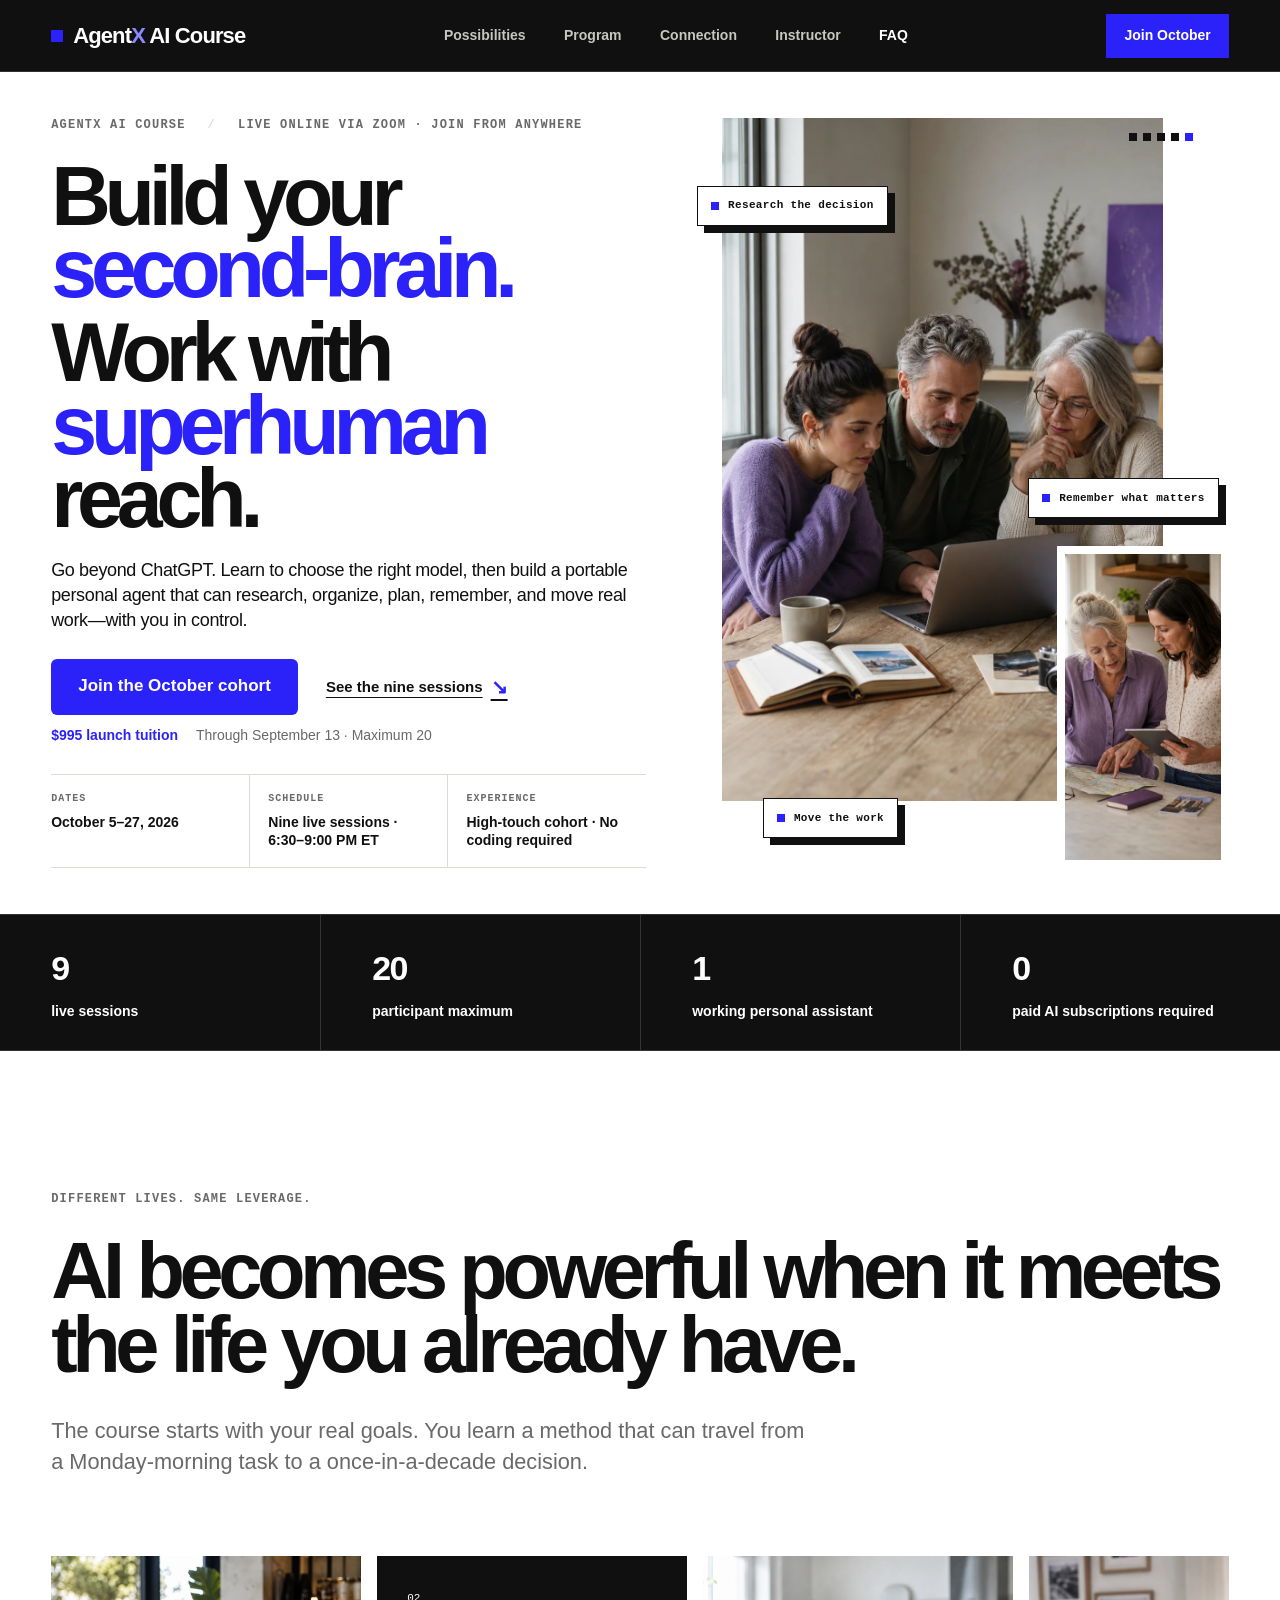
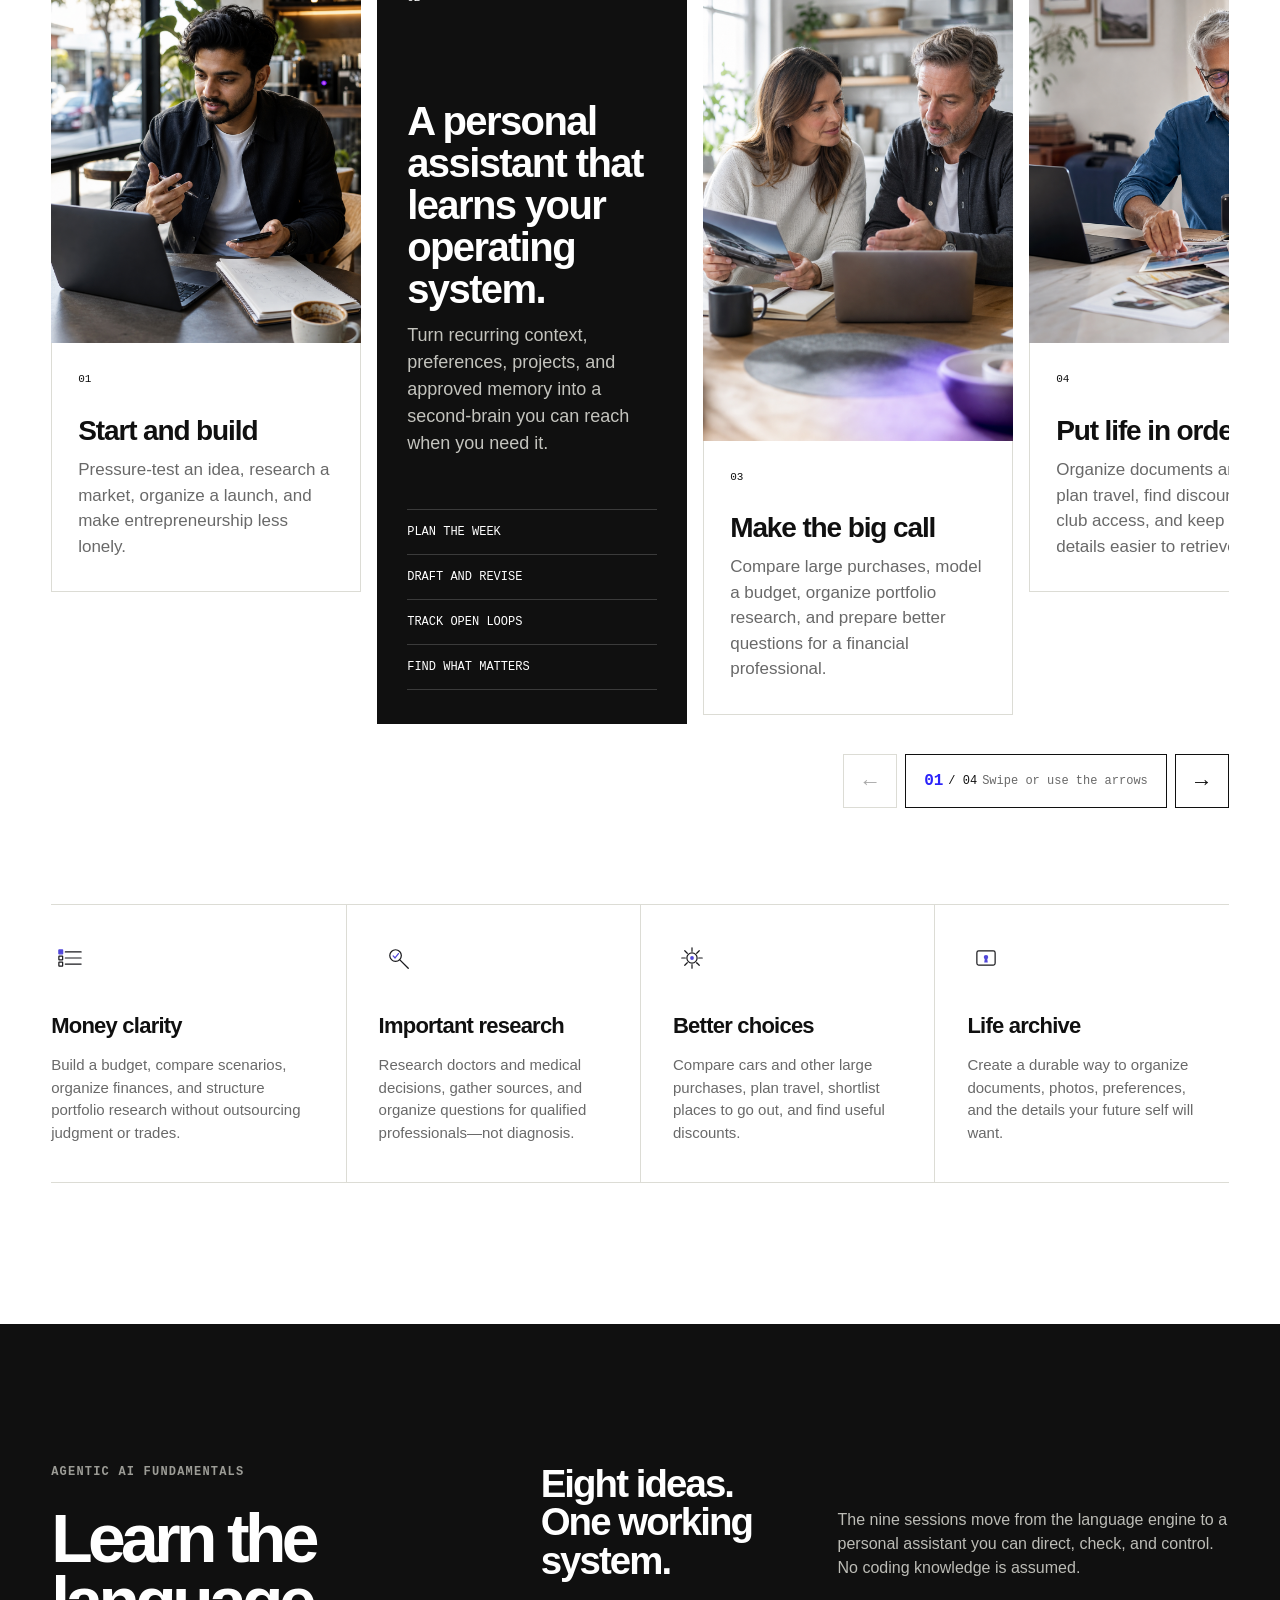
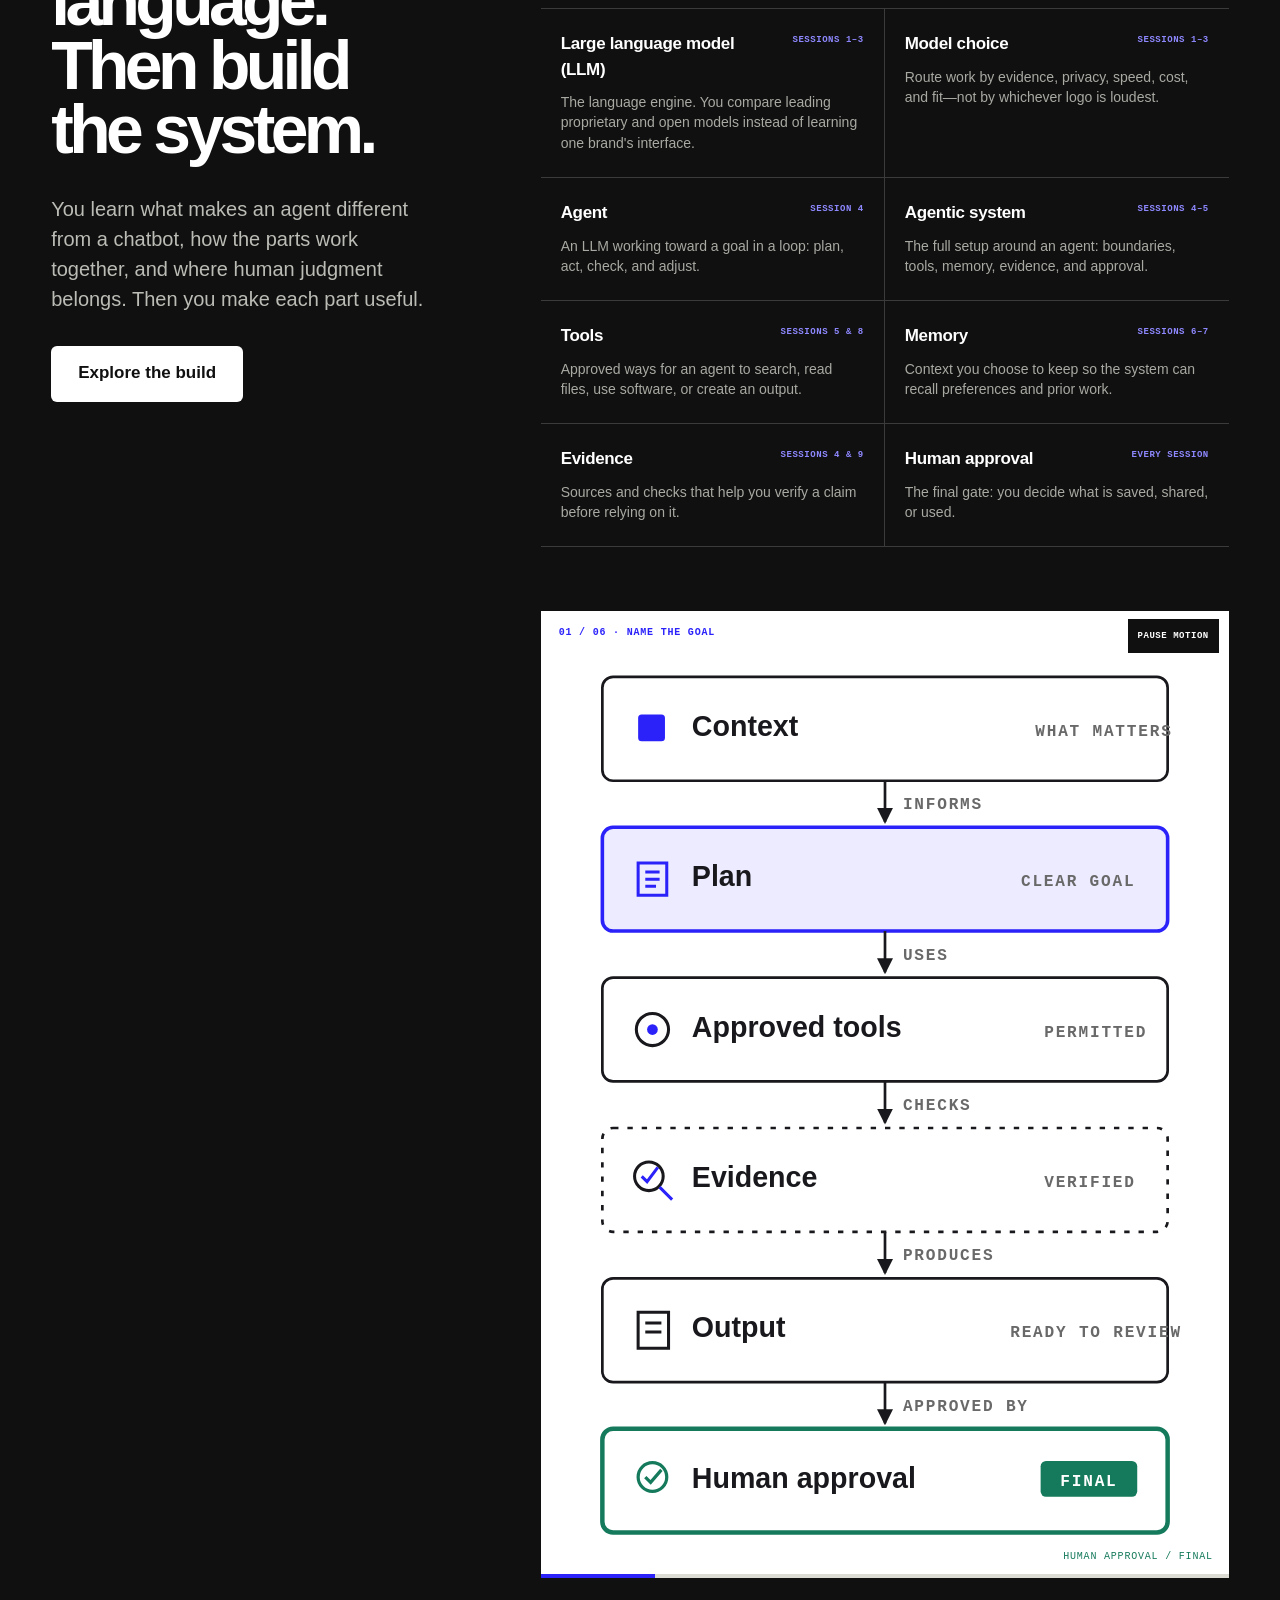
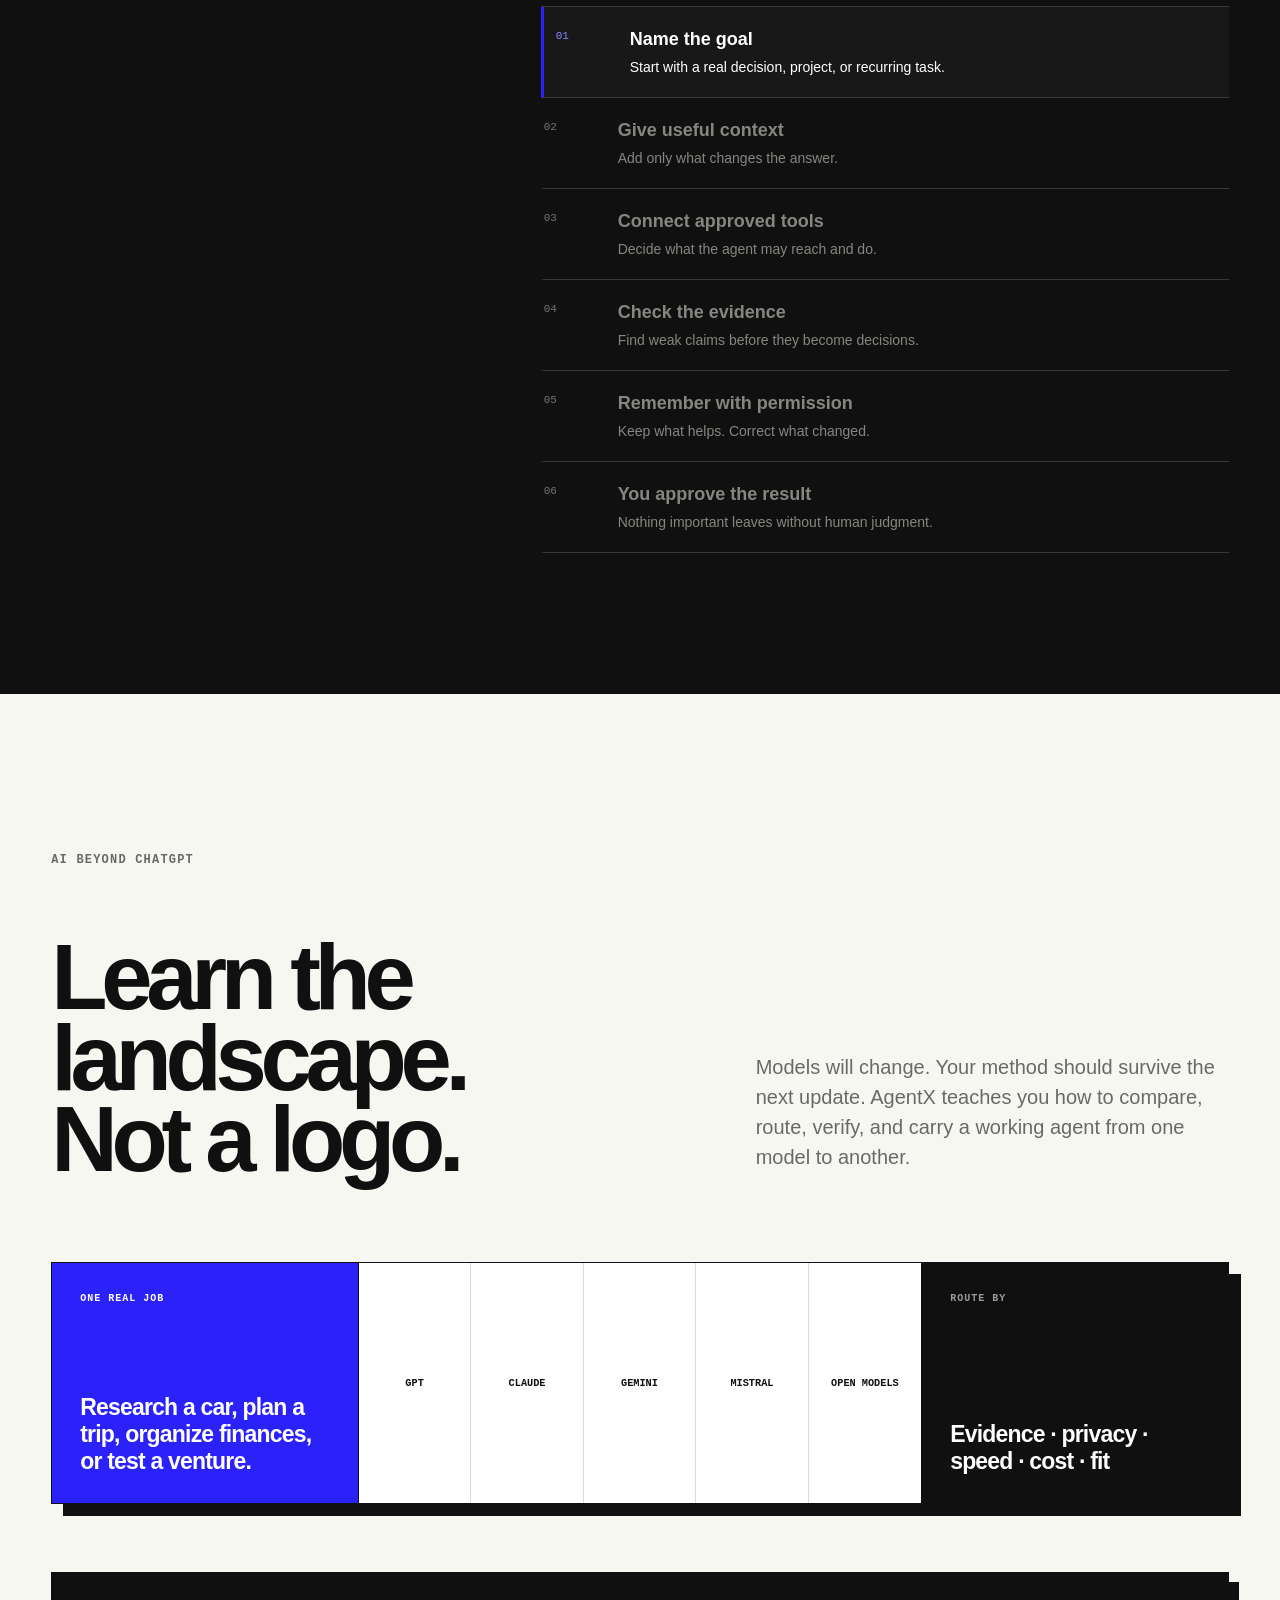
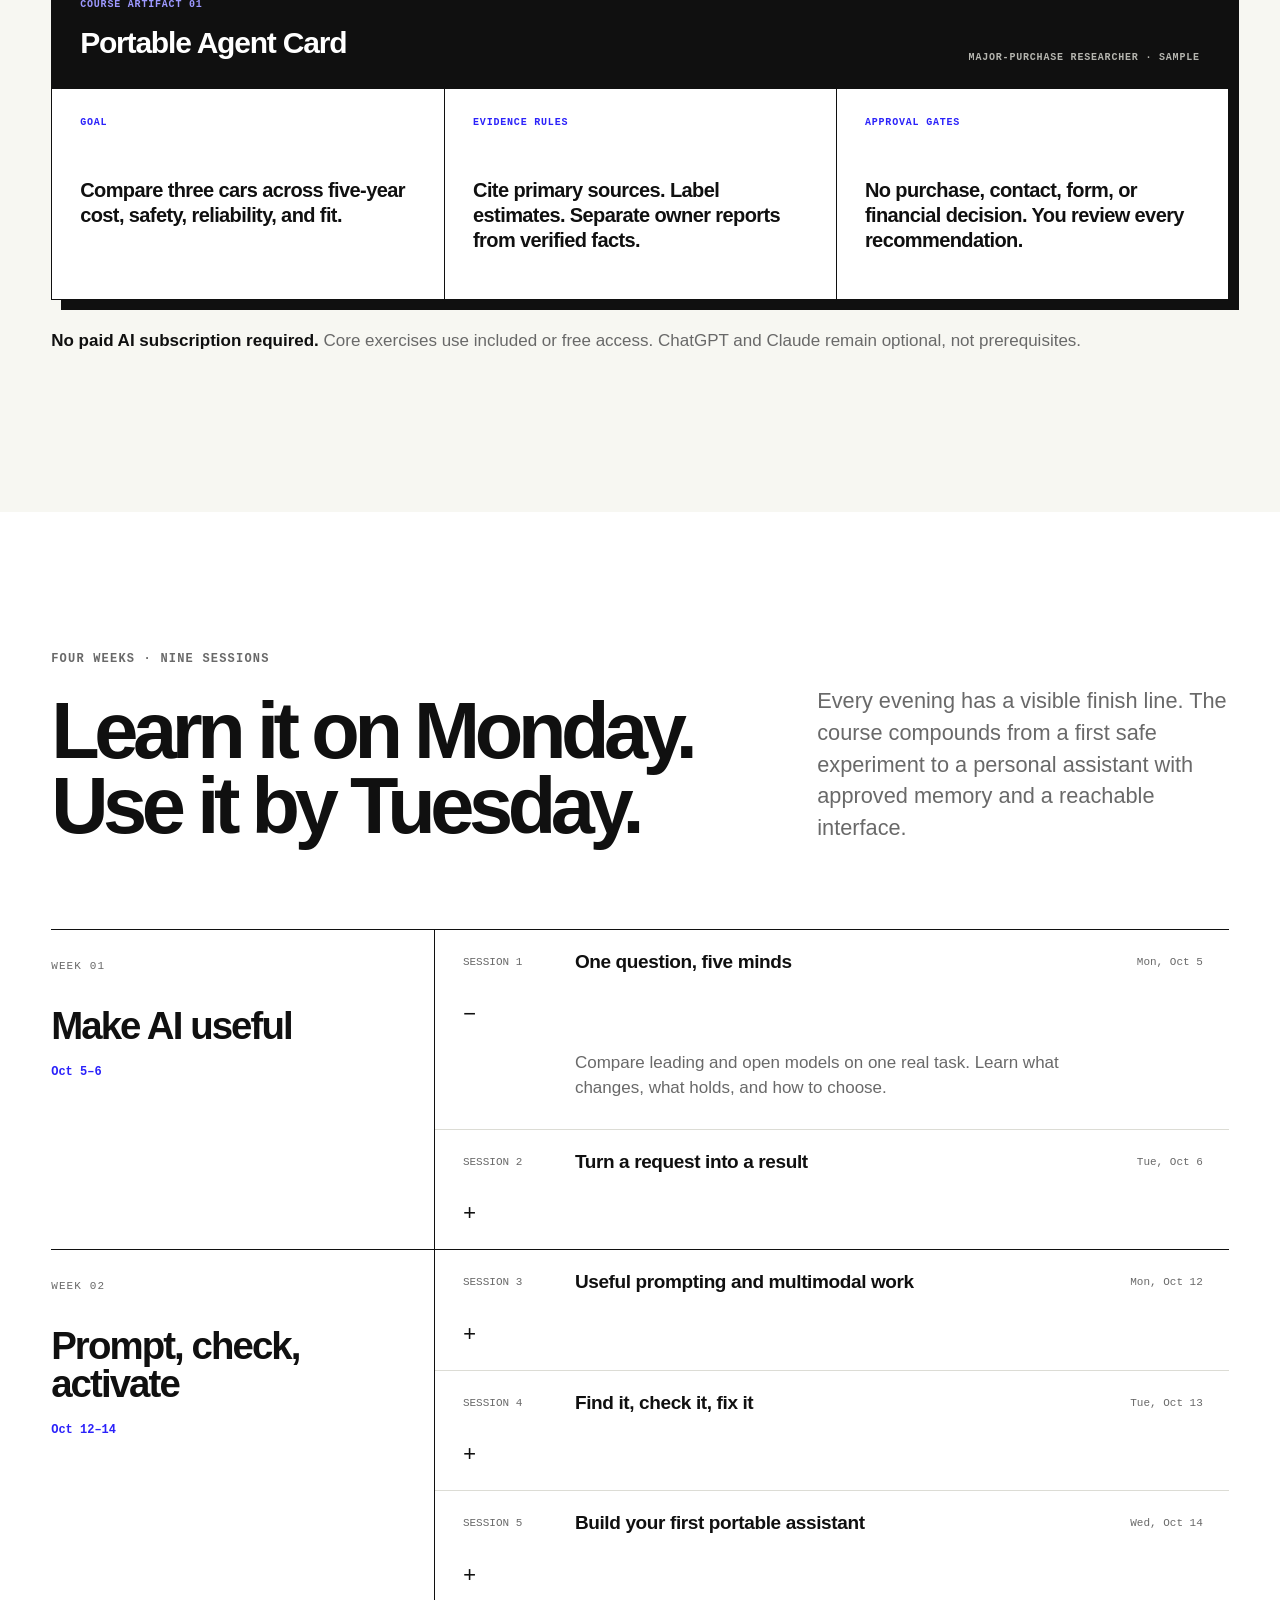
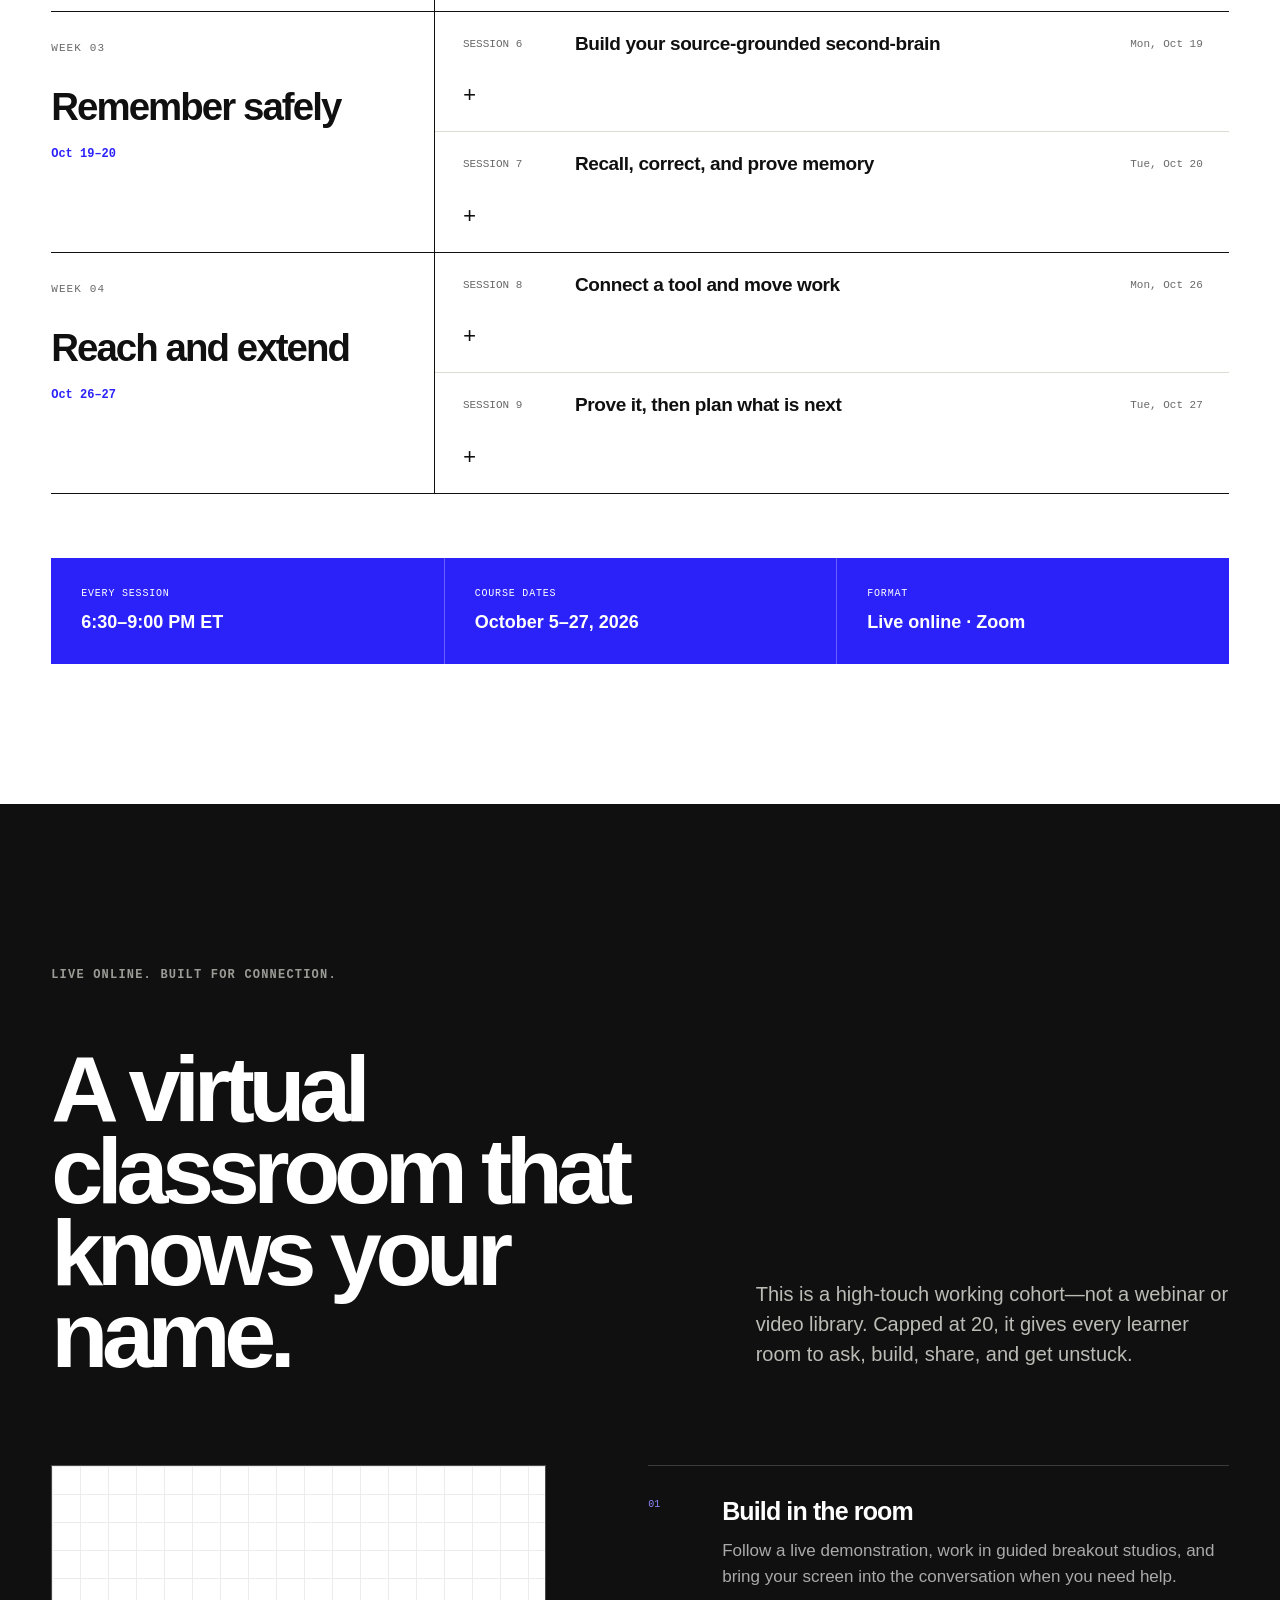
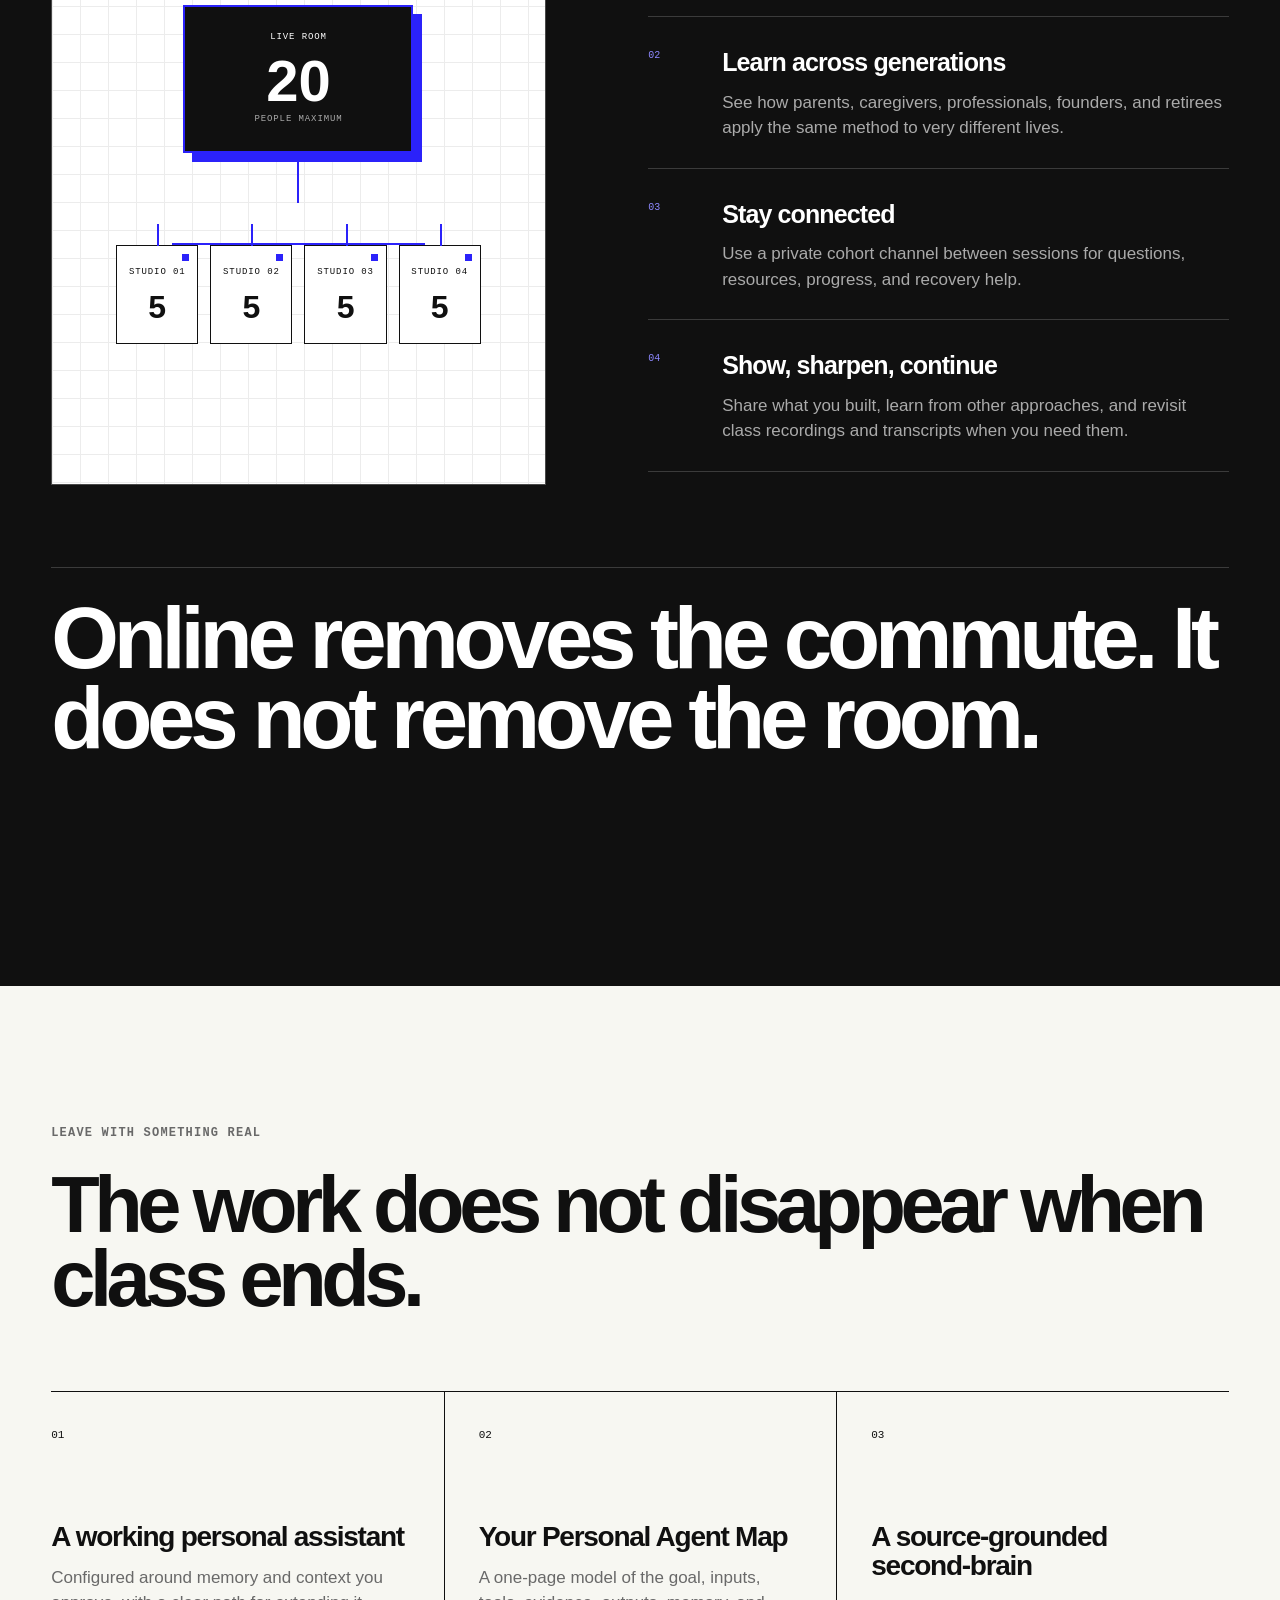
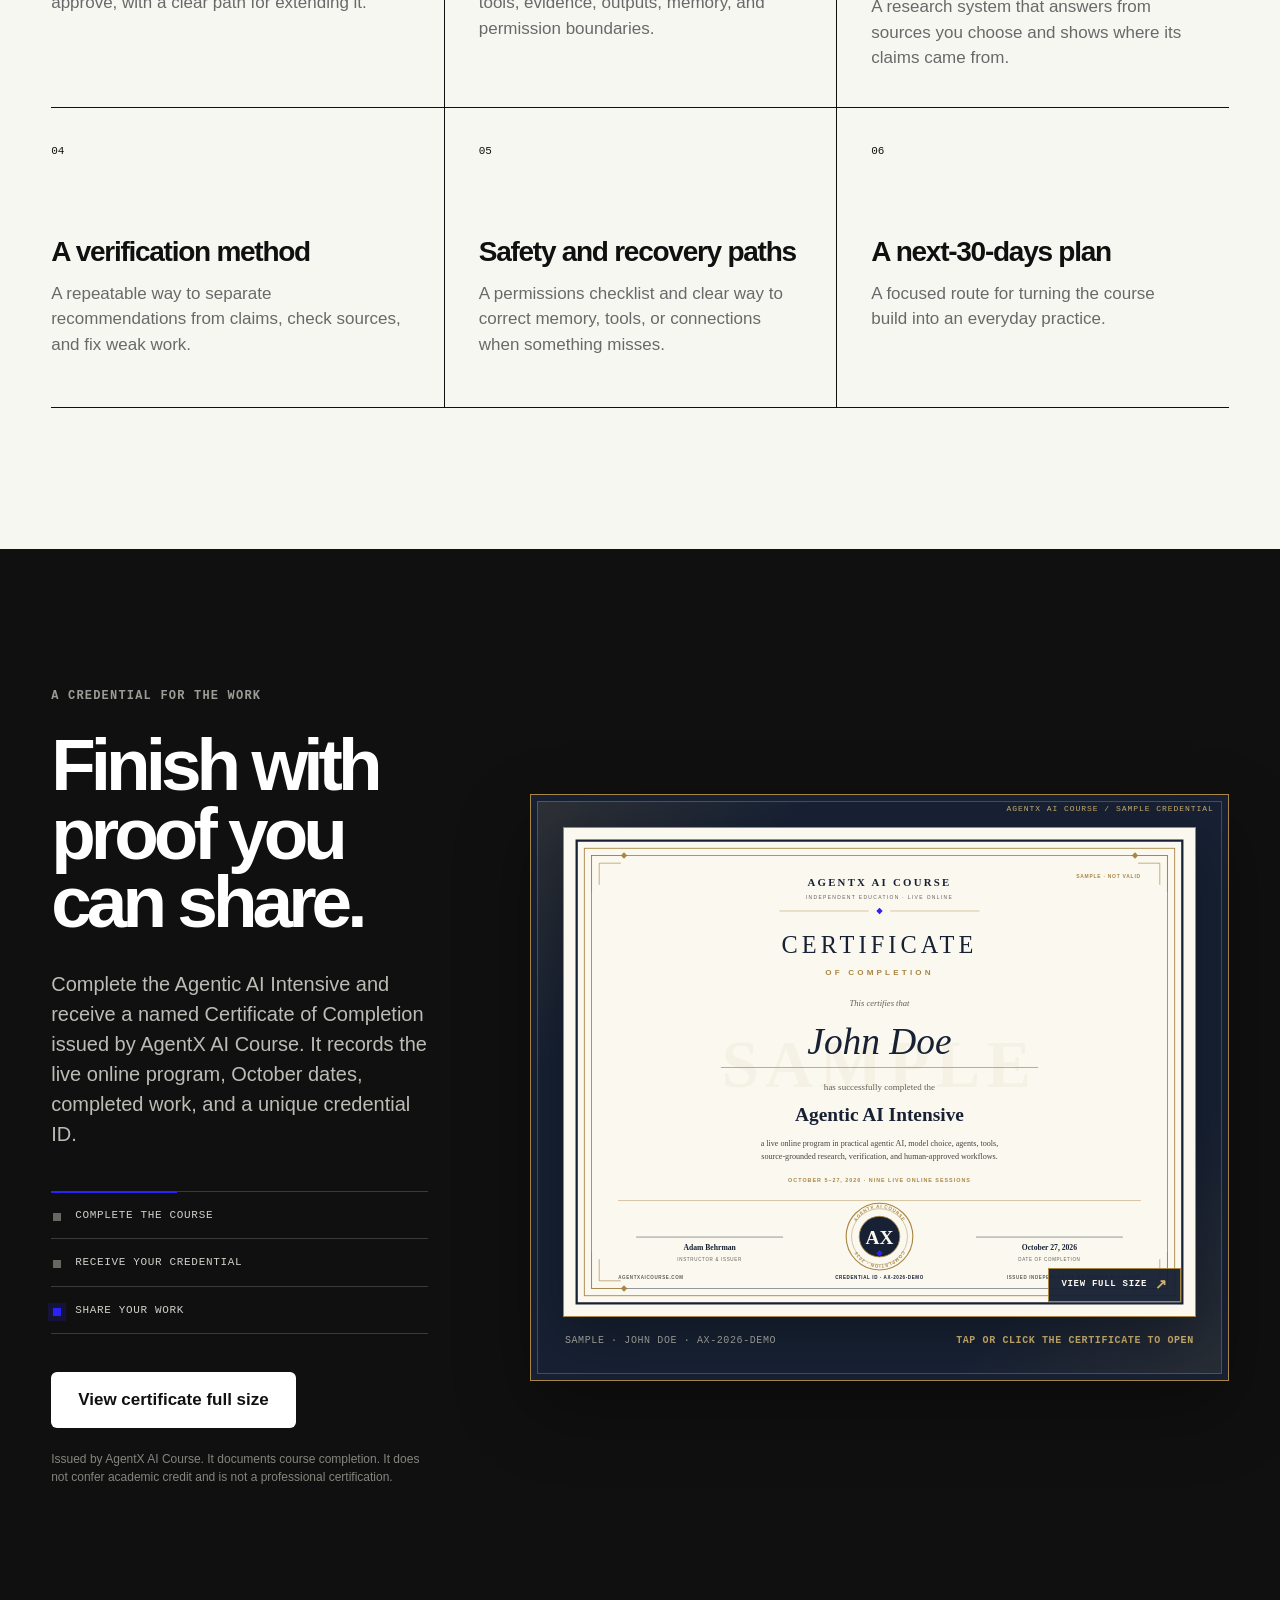
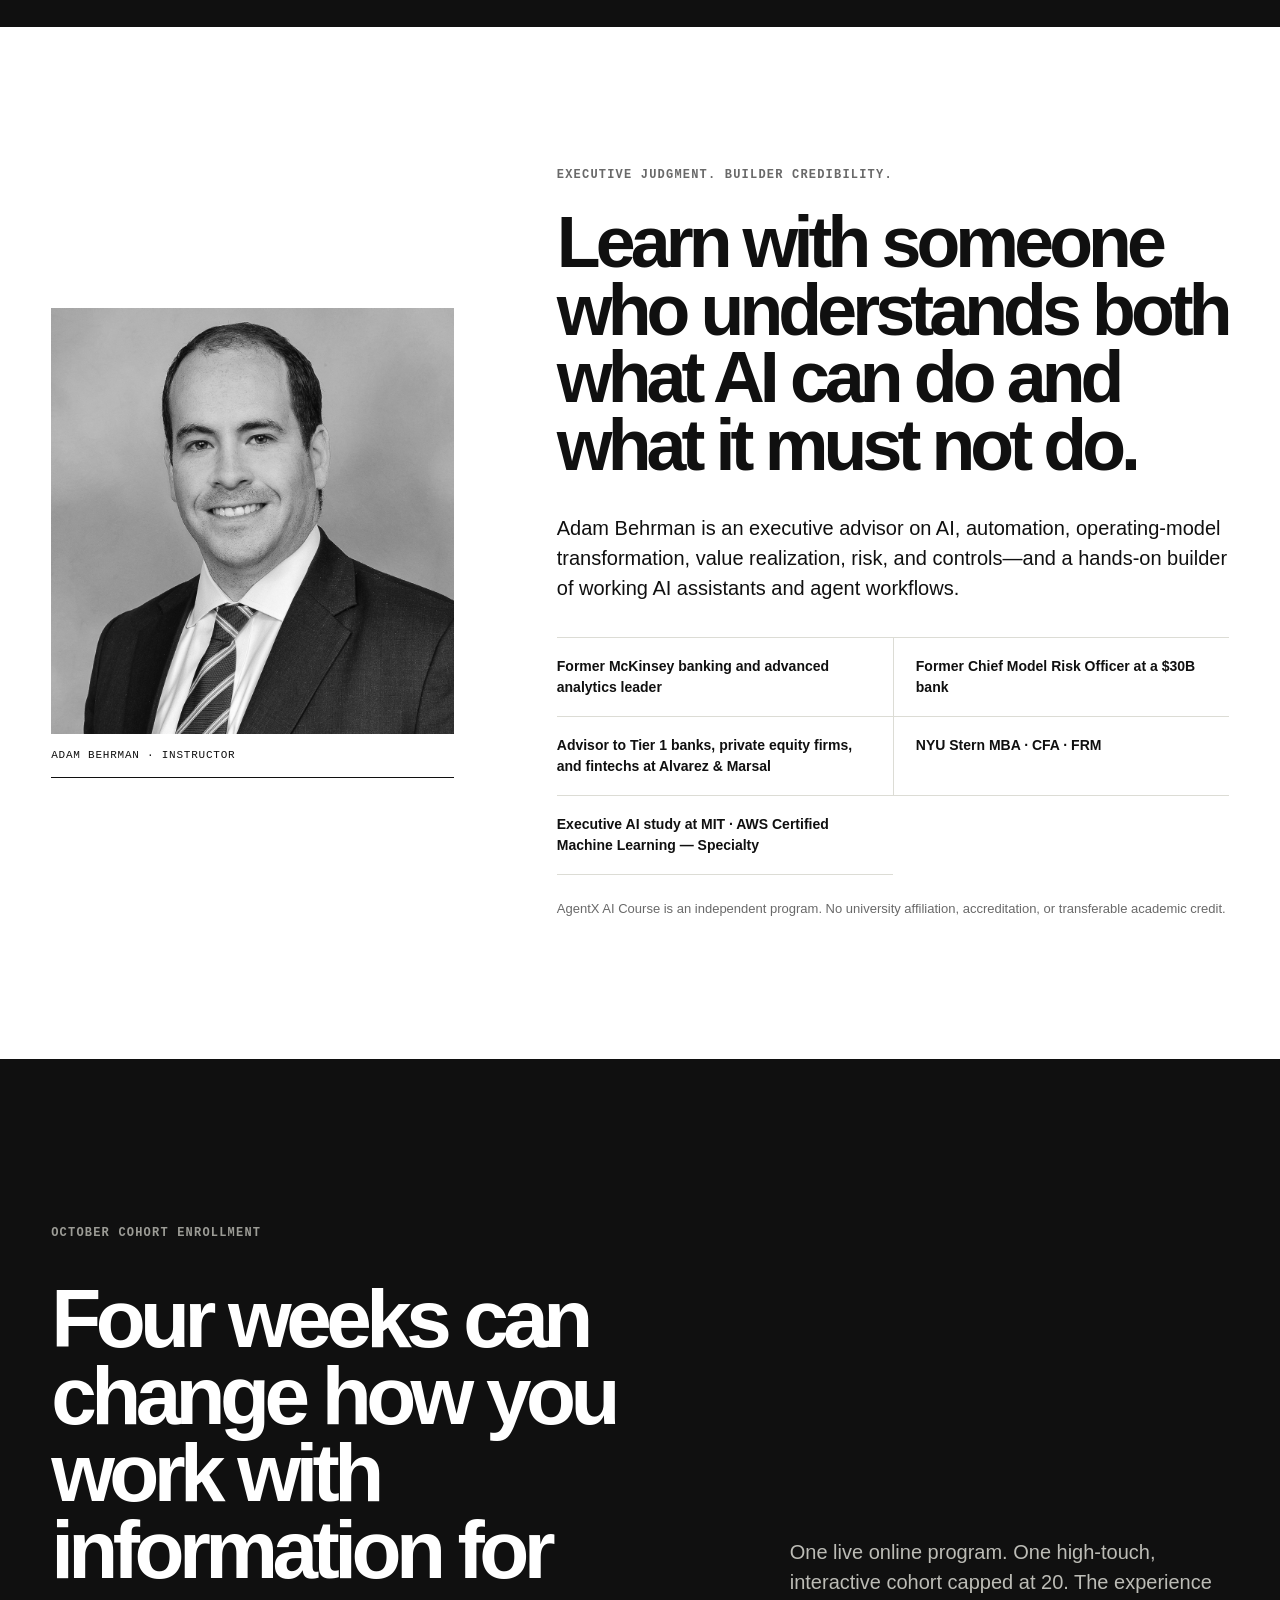
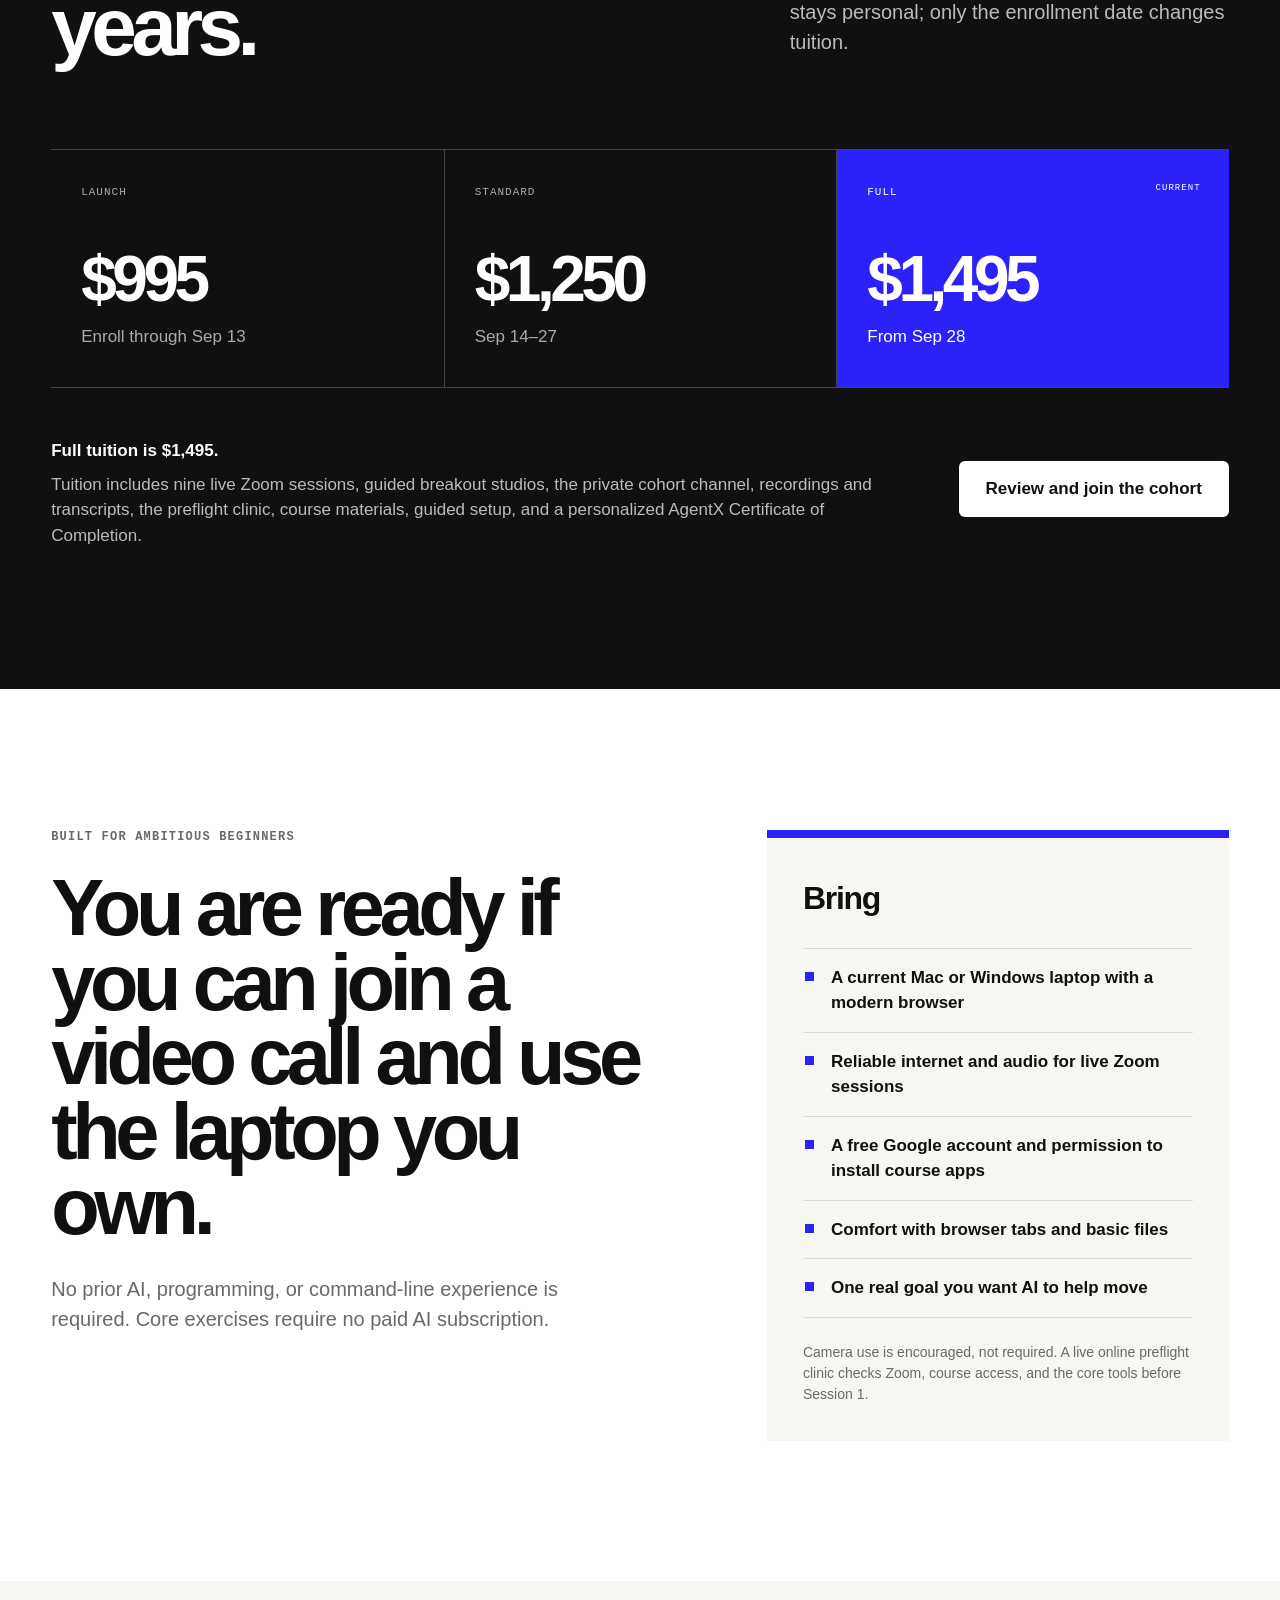
<file: index.html>
<!doctype html>
<html lang="en" class="no-js">
<head>
  <meta charset="utf-8">
  <meta name="viewport" content="width=device-width, initial-scale=1, viewport-fit=cover">
  <title>AgentX AI Course — Agentic AI Intensive, October 2026</title>
  <meta name="description" content="Build a second-brain and learn to work with superhuman reach. Nine live online sessions for AI beginners, October 5–27, 2026. High-touch cohort, maximum 20.">
  <meta name="author" content="Adam Behrman">
  <meta name="robots" content="index, follow">
  <meta name="theme-color" content="#101010">
  <link rel="canonical" href="https://agentxaicourse.com/">

  <meta property="og:type" content="website">
  <meta property="og:site_name" content="AgentX AI Course">
  <meta property="og:title" content="AgentX AI Course — Build your second-brain">
  <meta property="og:description" content="Nine live online sessions. One useful personal assistant. October 5–27, 2026. High-touch cohort, maximum 20.">
  <meta property="og:url" content="https://agentxaicourse.com/">
  <meta property="og:image" content="https://agentxaicourse.com/og-image-virtual.png">
  <meta property="og:image:width" content="1200">
  <meta property="og:image:height" content="630">
  <meta property="og:image:alt" content="AgentX AI Course. Build your second-brain. Agentic AI Intensive, October 5 through 27, 2026.">
  <meta name="twitter:card" content="summary_large_image">
  <meta name="twitter:title" content="AgentX AI Course — Build your second-brain">
  <meta name="twitter:description" content="Nine live online sessions for ambitious AI beginners. Learn AI beyond ChatGPT in a high-touch 20-person cohort.">
  <meta name="twitter:image" content="https://agentxaicourse.com/og-image-virtual.png">

  <link rel="icon" href="favicon.svg" type="image/svg+xml">
  <link rel="icon" href="favicon.ico" sizes="32x32 64x64">
  <link rel="apple-touch-icon" href="apple-touch-icon.png">
  <link rel="stylesheet" href="styles.css?v=20260827x">
  <script>document.documentElement.classList.replace('no-js', 'js');</script>
  <script type="application/ld+json">
  {
    "@context": "https://schema.org",
    "@type": "Course",
    "@id": "https://agentxaicourse.com/#course",
    "url": "https://agentxaicourse.com/",
    "name": "AgentX AI Course",
    "alternateName": "Agentic AI Intensive",
    "description": "A beginner-friendly live online course in practical agentic AI. Nine interactive sessions teach model choice, prompting, multimodal work, verification, portable agent design, source-grounded research, memory, tools, permissions, and human-controlled release.",
    "educationalCredentialAwarded": "AgentX AI Course Certificate of Completion",
    "inLanguage": "en",
    "isAccessibleForFree": false,
    "provider": {"@type": "Organization", "name": "AgentX AI Course", "url": "https://agentxaicourse.com/", "email": "adam.behrman@gmail.com"},
    "hasCourseInstance": {
      "@type": "CourseInstance",
      "name": "Agentic AI Intensive — October 2026 cohort",
      "courseMode": "Online",
      "startDate": "2026-10-05T18:30:00-04:00",
      "endDate": "2026-10-27T21:00:00-04:00",
      "location": {
        "@type": "VirtualLocation",
        "name": "Live online via Zoom",
        "url": "https://agentxaicourse.com/register/"
      },
      "instructor": {
        "@type": "Person",
        "name": "Adam Behrman",
        "description": "Executive advisor on AI and automation at Alvarez & Marsal, serving Tier 1 banks, private equity firms, and fintechs; former McKinsey banking and advanced analytics leader; former Chief Model Risk Officer at a $30B bank; hands-on builder of AI assistants and agent workflows."
      },
      "offers": [
        {"@type": "Offer", "name": "Launch tuition", "price": "995", "priceCurrency": "USD", "priceValidUntil": "2026-09-13", "url": "https://agentxaicourse.com/register/"},
        {"@type": "Offer", "name": "Standard tuition", "price": "1250", "priceCurrency": "USD", "validFrom": "2026-09-14", "priceValidUntil": "2026-09-27", "url": "https://agentxaicourse.com/register/"},
        {"@type": "Offer", "name": "Full tuition", "price": "1495", "priceCurrency": "USD", "validFrom": "2026-09-28", "url": "https://agentxaicourse.com/register/"}
      ]
    }
  }
  </script>
</head>
<body id="top">
  <a class="skip-link" href="#main">Skip to content</a>

  <header class="site-header" data-header>
    <a class="brand" href="#top" aria-label="AgentX AI Course home">
      <span class="brand__signal" aria-hidden="true"></span>
      <span>Agent<span class="brand__x">X</span> AI Course</span>
    </a>
    <nav class="site-nav" aria-label="Primary navigation">
      <a href="#possibilities">Possibilities</a>
      <a href="#program">Program</a>
      <a href="#connection">Connection</a>
      <a href="#instructor">Instructor</a>
      <a href="#faq">FAQ</a>
    </nav>
    <a class="header-cta" href="register/">Join October</a>
  </header>

  <main id="main">
    <section class="hero" aria-labelledby="hero-title">
      <div class="hero__copy">
        <p class="eyebrow"><span>AgentX AI Course</span><span>Live online via Zoom · Join from anywhere</span></p>
        <h1 id="hero-title">
          <span>Build your <em>second-brain.</em></span>
          <span>Work with <em>superhuman</em> reach.</span>
        </h1>
        <p class="hero__lede">Go beyond ChatGPT. Learn to choose the right model, then build a portable personal agent that can research, organize, plan, remember, and move real work—with you in control.</p>
        <div class="hero__actions">
          <a class="button button--primary" href="register/">Join the October cohort</a>
          <a class="text-link" href="#program">See the nine sessions <span aria-hidden="true">↘</span></a>
        </div>
        <p class="hero__urgency"><strong>$995 launch tuition</strong><span>Through September 13 · Maximum 20</span></p>
        <dl class="hero__facts" aria-label="Course facts">
          <div><dt>Dates</dt><dd>October 5–27, 2026</dd></div>
          <div><dt>Schedule</dt><dd>Nine live sessions · 6:30–9:00 PM ET</dd></div>
          <div><dt>Experience</dt><dd>High-touch cohort · No coding required</dd></div>
        </dl>
      </div>

      <div class="hero__media" aria-label="Everyday AI possibilities">
        <figure class="hero-photo hero-photo--main">
          <img src="assets/multigenerational-agent-workshop.webp" alt="Three generations planning together around a laptop" width="972" height="1619" fetchpriority="high">
        </figure>
        <figure class="hero-photo hero-photo--secondary">
          <img src="assets/intergenerational-travel-planning.webp" alt="A mother and daughter comparing a map and tablet while planning a trip" width="1122" height="1402">
        </figure>
        <span class="signal-tag signal-tag--one">Research the decision</span>
        <span class="signal-tag signal-tag--two">Remember what matters</span>
        <span class="signal-tag signal-tag--three">Move the work</span>
        <div class="hero-route" aria-hidden="true">
          <span></span><span></span><span></span><span></span><span></span>
        </div>
      </div>
    </section>

    <div class="fact-ribbon" aria-label="Course summary">
      <p><strong>9</strong> live sessions</p>
      <p><strong>20</strong> participant maximum</p>
      <p><strong>1</strong> working personal assistant</p>
      <p><strong>0</strong> paid AI subscriptions required</p>
    </div>

    <section class="possibilities section" id="possibilities" aria-labelledby="possibilities-title">
      <div class="section-heading reveal">
        <p class="eyebrow">Different lives. Same leverage.</p>
        <h2 id="possibilities-title">AI becomes powerful when it meets the life you already have.</h2>
        <p>The course starts with your real goals. You learn a method that can travel from a Monday-morning task to a once-in-a-decade decision.</p>
      </div>

      <div class="story-rail reveal" data-story-rail>
        <article class="story-card story-card--photo">
          <img src="assets/entrepreneur-workflow.png" alt="An illustrative entrepreneur working through a new business idea" width="1122" height="1402" loading="lazy">
          <div><p class="story-card__number">01</p><h3>Start and build</h3><p>Pressure-test an idea, research a market, organize a launch, and make entrepreneurship less lonely.</p></div>
        </article>
        <article class="story-card story-card--ink">
          <p class="story-card__number">02</p>
          <h3>A personal assistant that learns your operating system.</h3>
          <p>Turn recurring context, preferences, projects, and approved memory into a second-brain you can reach when you need it.</p>
          <ul class="mini-list"><li>Plan the week</li><li>Draft and revise</li><li>Track open loops</li><li>Find what matters</li></ul>
        </article>
        <article class="story-card story-card--photo">
          <img src="assets/household-decisions.png" alt="An illustrative couple researching a major car purchase together" width="1003" height="1568" loading="lazy">
          <div><p class="story-card__number">03</p><h3>Make the big call</h3><p>Compare large purchases, model a budget, organize portfolio research, and prepare better questions for a financial professional.</p></div>
        </article>
        <article class="story-card story-card--photo">
          <img src="assets/life-archive.png" alt="An illustrative older adult sorting photos, documents, and travel plans" width="1122" height="1402" loading="lazy">
          <div><p class="story-card__number">04</p><h3>Put life in order</h3><p>Organize documents and photos, plan travel, find discounts and club access, and keep family details easier to retrieve.</p></div>
        </article>
      </div>

      <div class="story-controls reveal" data-story-controls aria-label="Life stories carousel controls">
        <button type="button" data-story-prev aria-label="Previous story">←</button>
        <p><strong data-story-current>01</strong><span>/ 04</span><small>Swipe or use the arrows</small></p>
        <button type="button" data-story-next aria-label="Next story">→</button>
      </div>

      <div class="capability-grid reveal" aria-label="Everyday capability examples">
        <article><img src="assets/icon-plan.svg" alt="" width="48" height="48"><h3>Money clarity</h3><p>Build a budget, compare scenarios, organize finances, and structure portfolio research without outsourcing judgment or trades.</p></article>
        <article><img src="assets/icon-evidence.svg" alt="" width="48" height="48"><h3>Important research</h3><p>Research doctors and medical decisions, gather sources, and organize questions for qualified professionals—not diagnosis.</p></article>
        <article><img src="assets/icon-tools.svg" alt="" width="48" height="48"><h3>Better choices</h3><p>Compare cars and other large purchases, plan travel, shortlist places to go out, and find useful discounts.</p></article>
        <article><img src="assets/icon-memory.svg" alt="" width="48" height="48"><h3>Life archive</h3><p>Create a durable way to organize documents, photos, preferences, and the details your future self will want.</p></article>
      </div>
    </section>

    <section class="method section section--ink" id="method" aria-labelledby="method-title">
      <div class="method__intro reveal">
        <p class="eyebrow">Agentic AI fundamentals</p>
        <h2 id="method-title">Learn the language. Then build the system.</h2>
        <p>You learn what makes an agent different from a chatbot, how the parts work together, and where human judgment belongs. Then you make each part useful.</p>
        <a class="button button--light" href="#program">Explore the build</a>
      </div>

      <div class="method__body">
        <section class="fundamentals reveal" id="fundamentals" aria-labelledby="fundamentals-title">
          <div class="fundamentals__heading">
            <h3 id="fundamentals-title">Eight ideas.<br>One working system.</h3>
            <p>The nine sessions move from the language engine to a personal assistant you can direct, check, and control. No coding knowledge is assumed.</p>
          </div>
          <dl class="fundamentals-grid">
            <div><dt>Large language model (LLM)<span>Sessions 1–3</span></dt><dd>The language engine. You compare leading proprietary and open models instead of learning one brand's interface.</dd></div>
            <div><dt>Model choice<span>Sessions 1–3</span></dt><dd>Route work by evidence, privacy, speed, cost, and fit—not by whichever logo is loudest.</dd></div>
            <div><dt>Agent<span>Session 4</span></dt><dd>An LLM working toward a goal in a loop: plan, act, check, and adjust.</dd></div>
            <div><dt>Agentic system<span>Sessions 4–5</span></dt><dd>The full setup around an agent: boundaries, tools, memory, evidence, and approval.</dd></div>
            <div><dt>Tools<span>Sessions 5 &amp; 8</span></dt><dd>Approved ways for an agent to search, read files, use software, or create an output.</dd></div>
            <div><dt>Memory<span>Sessions 6–7</span></dt><dd>Context you choose to keep so the system can recall preferences and prior work.</dd></div>
            <div><dt>Evidence<span>Sessions 4 &amp; 9</span></dt><dd>Sources and checks that help you verify a claim before relying on it.</dd></div>
            <div><dt>Human approval<span>Every session</span></dt><dd>The final gate: you decide what is saved, shared, or used.</dd></div>
          </dl>
        </section>

        <div class="agent-system reveal" data-agent-system>
          <div class="agent-system__canvas">
            <picture class="agent-system__visual">
              <source media="(max-width: 599px)" srcset="assets/agent-map-mobile.svg">
              <img src="assets/agent-map.svg" alt="A personal agent map showing context informing a plan, approved tools producing an output, evidence checking the output, and human approval at the final gate" width="1120" height="580" loading="lazy">
            </picture>
            <div class="agent-system__progress" aria-hidden="true"><span></span></div>
            <button class="agent-system__motion" type="button" data-agent-motion aria-pressed="false">Pause motion</button>
          </div>
          <ol class="agent-steps">
            <li class="is-active"><span>01</span><div><strong>Name the goal</strong><small>Start with a real decision, project, or recurring task.</small></div></li>
            <li><span>02</span><div><strong>Give useful context</strong><small>Add only what changes the answer.</small></div></li>
            <li><span>03</span><div><strong>Connect approved tools</strong><small>Decide what the agent may reach and do.</small></div></li>
            <li><span>04</span><div><strong>Check the evidence</strong><small>Find weak claims before they become decisions.</small></div></li>
            <li><span>05</span><div><strong>Remember with permission</strong><small>Keep what helps. Correct what changed.</small></div></li>
            <li><span>06</span><div><strong>You approve the result</strong><small>Nothing important leaves without human judgment.</small></div></li>
          </ol>
        </div>
      </div>
    </section>

    <section class="model-lab section section--paper" id="models" aria-labelledby="models-title">
      <div class="model-lab__header reveal">
        <p class="eyebrow">AI beyond ChatGPT</p>
        <h2 id="models-title">Learn the landscape.<br>Not a logo.</h2>
        <p>Models will change. Your method should survive the next update. AgentX teaches you how to compare, route, verify, and carry a working agent from one model to another.</p>
      </div>
      <div class="model-route reveal" aria-label="One task routed across several AI model families">
        <div class="model-route__question"><span>One real job</span><strong>Research a car, plan a trip, organize finances, or test a venture.</strong></div>
        <div class="model-route__models" aria-label="Model families covered">
          <span>GPT</span><span>Claude</span><span>Gemini</span><span>Mistral</span><span>Open models</span>
        </div>
        <div class="model-route__gate"><span>Route by</span><strong>Evidence · privacy · speed · cost · fit</strong></div>
      </div>
      <div class="agent-card-preview reveal" aria-label="Sample portable Agent Card course artifact">
        <header><div><p>Course artifact 01</p><h3>Portable Agent Card</h3></div><span>Major-purchase researcher · Sample</span></header>
        <div class="agent-card-preview__grid">
          <article><p>Goal</p><strong>Compare three cars across five-year cost, safety, reliability, and fit.</strong></article>
          <article><p>Evidence rules</p><strong>Cite primary sources. Label estimates. Separate owner reports from verified facts.</strong></article>
          <article><p>Approval gates</p><strong>No purchase, contact, form, or financial decision. You review every recommendation.</strong></article>
        </div>
      </div>
      <p class="model-lab__note reveal"><strong>No paid AI subscription required.</strong> Core exercises use included or free access. ChatGPT and Claude remain optional, not prerequisites.</p>
    </section>

    <section class="program section" id="program" aria-labelledby="program-title">
      <div class="section-heading section-heading--split reveal">
        <div><p class="eyebrow">Four weeks · Nine sessions</p><h2 id="program-title">Learn it on Monday. Use it by Tuesday.</h2></div>
        <p>Every evening has a visible finish line. The course compounds from a first safe experiment to a personal assistant with approved memory and a reachable interface.</p>
      </div>

      <div class="program-timeline">
        <article class="program-week reveal">
          <header><p>Week 01</p><h3>Make AI useful</h3><span>Oct 5–6</span></header>
          <div class="program-sessions">
            <details open><summary><span>Session 1</span><strong>One question, five minds</strong><time>Mon, Oct 5</time></summary><p>Compare leading and open models on one real task. Learn what changes, what holds, and how to choose.</p></details>
            <details><summary><span>Session 2</span><strong>Turn a request into a result</strong><time>Tue, Oct 6</time></summary><p>Build a portable Agent Card, create a finished artifact, and identify what made the work better.</p></details>
          </div>
        </article>

        <article class="program-week reveal">
          <header><p>Week 02</p><h3>Prompt, check, activate</h3><span>Oct 12–14</span></header>
          <div class="program-sessions">
            <details><summary><span>Session 3</span><strong>Useful prompting and multimodal work</strong><time>Mon, Oct 12</time></summary><p>Use goal, context, constraints, and desired output; then turn visual inputs into checked action.</p></details>
            <details><summary><span>Session 4</span><strong>Find it, check it, fix it</strong><time>Tue, Oct 13</time></summary><p>Verify claims and map the parts of an agent: decisions, tools, memory, permissions, and stopping conditions.</p></details>
            <details><summary><span>Session 5</span><strong>Build your first portable assistant</strong><time>Wed, Oct 14</time></summary><p>Turn your Agent Card into a working assistant that can move between approved models and tools.</p></details>
          </div>
        </article>

        <article class="program-week reveal">
          <header><p>Week 03</p><h3>Remember safely</h3><span>Oct 19–20</span></header>
          <div class="program-sessions">
            <details><summary><span>Session 6</span><strong>Build your source-grounded second-brain</strong><time>Mon, Oct 19</time></summary><p>Connect chosen sources, test retrieval, and see how grounded context changes the answer.</p></details>
            <details><summary><span>Session 7</span><strong>Recall, correct, and prove memory</strong><time>Tue, Oct 20</time></summary><p>Retrieve an approved preference, correct one miss, and keep permission in a mission contract your assistant cannot override.</p></details>
          </div>
        </article>

        <article class="program-week reveal">
          <header><p>Week 04</p><h3>Reach and extend</h3><span>Oct 26–27</span></header>
          <div class="program-sessions">
            <details><summary><span>Session 8</span><strong>Connect a tool and move work</strong><time>Mon, Oct 26</time></summary><p>Give one assistant an approved way to research, read, or create—then practice the recovery lane.</p></details>
            <details><summary><span>Session 9</span><strong>Prove it, then plan what is next</strong><time>Tue, Oct 27</time></summary><p>Complete a source-grounded capstone, test portability and retrieval, and leave with a departure plan.</p></details>
          </div>
        </article>
      </div>

      <div class="schedule-band reveal" aria-label="Schedule">
        <p><span>Every session</span><strong>6:30–9:00 PM ET</strong></p>
        <p><span>Course dates</span><strong>October 5–27, 2026</strong></p>
        <p><span>Format</span><strong>Live online · Zoom</strong></p>
      </div>
    </section>

    <section class="connection section section--ink" id="connection" aria-labelledby="connection-title">
      <div class="connection__header reveal">
        <p class="eyebrow">Live online. Built for connection.</p>
        <h2 id="connection-title">A virtual classroom that knows your name.</h2>
        <p>This is a high-touch working cohort—not a webinar or video library. Capped at 20, it gives every learner room to ask, build, share, and get unstuck.</p>
      </div>
      <div class="connection__body">
        <div class="connection-map reveal" aria-label="One live classroom branches into four breakout studios of five learners">
          <div class="connection-map__room"><span>Live room</span><strong>20</strong><small>people maximum</small></div>
          <div class="connection-map__line" aria-hidden="true"></div>
          <div class="connection-map__studios">
            <div><span>Studio 01</span><strong>5</strong></div>
            <div><span>Studio 02</span><strong>5</strong></div>
            <div><span>Studio 03</span><strong>5</strong></div>
            <div><span>Studio 04</span><strong>5</strong></div>
          </div>
        </div>
        <div class="connection-list reveal">
          <article><span>01</span><div><h3>Build in the room</h3><p>Follow a live demonstration, work in guided breakout studios, and bring your screen into the conversation when you need help.</p></div></article>
          <article><span>02</span><div><h3>Learn across generations</h3><p>See how parents, caregivers, professionals, founders, and retirees apply the same method to very different lives.</p></div></article>
          <article><span>03</span><div><h3>Stay connected</h3><p>Use a private cohort channel between sessions for questions, resources, progress, and recovery help.</p></div></article>
          <article><span>04</span><div><h3>Show, sharpen, continue</h3><p>Share what you built, learn from other approaches, and revisit class recordings and transcripts when you need them.</p></div></article>
        </div>
      </div>
      <p class="connection__promise reveal">Online removes the commute. It does not remove the room.</p>
    </section>

    <section class="outcomes section section--paper" aria-labelledby="outcomes-title">
      <div class="section-heading reveal">
        <p class="eyebrow">Leave with something real</p>
        <h2 id="outcomes-title">The work does not disappear when class ends.</h2>
      </div>
      <div class="outcome-list reveal">
        <article><span>01</span><h3>A working personal assistant</h3><p>Configured around memory and context you approve, with a clear path for extending it.</p></article>
        <article><span>02</span><h3>Your Personal Agent Map</h3><p>A one-page model of the goal, inputs, tools, evidence, outputs, memory, and permission boundaries.</p></article>
        <article><span>03</span><h3>A source-grounded second-brain</h3><p>A research system that answers from sources you choose and shows where its claims came from.</p></article>
        <article><span>04</span><h3>A verification method</h3><p>A repeatable way to separate recommendations from claims, check sources, and fix weak work.</p></article>
        <article><span>05</span><h3>Safety and recovery paths</h3><p>A permissions checklist and clear way to correct memory, tools, or connections when something misses.</p></article>
        <article><span>06</span><h3>A next-30-days plan</h3><p>A focused route for turning the course build into an everyday practice.</p></article>
      </div>
    </section>

    <section class="certificate-showcase section section--ink" id="certificate" aria-labelledby="certificate-title">
      <div class="certificate-showcase__copy reveal">
        <p class="eyebrow">A credential for the work</p>
        <h2 id="certificate-title">Finish with proof you can share.</h2>
        <p>Complete the Agentic AI Intensive and receive a named Certificate of Completion issued by AgentX AI Course. It records the live online program, October dates, completed work, and a unique credential ID.</p>
        <ol class="certificate-flow" aria-label="Certificate steps">
          <li>Complete the course</li>
          <li>Receive your credential</li>
          <li>Share your work</li>
        </ol>
        <a class="button button--light" href="assets/agentx-certificate-sample.pdf?v=20260827v" target="_blank" rel="noopener" aria-label="View the sample certificate PDF full size (opens in a new tab)">View certificate full size</a>
        <p class="certificate-note">Issued by AgentX AI Course. It documents course completion. It does not confer academic credit and is not a professional certification.</p>
      </div>
      <figure class="certificate-preview reveal">
        <a href="assets/agentx-certificate-sample.pdf?v=20260827v" target="_blank" rel="noopener" aria-label="Open the John Doe sample Certificate of Completion full size in a new tab">
          <img src="assets/agentx-certificate-sample.svg?v=20260827v" alt="Sample AgentX AI Course Certificate of Completion for John Doe, marked not valid" width="1400" height="1082" loading="lazy">
          <span class="certificate-preview__action" aria-hidden="true">View full size <span>↗</span></span>
        </a>
        <figcaption><span>Sample · John Doe · AX-2026-DEMO</span><strong>Tap or click the certificate to open</strong></figcaption>
      </figure>
    </section>

    <section class="instructor section" id="instructor" aria-labelledby="instructor-title">
      <figure class="instructor__portrait reveal">
        <img src="assets/adam-behrman.jpg" alt="Adam Behrman, instructor for AgentX AI Course" width="1078" height="1139" loading="lazy">
        <figcaption>Adam Behrman · Instructor</figcaption>
      </figure>
      <div class="instructor__copy reveal">
        <p class="eyebrow">Executive judgment. Builder credibility.</p>
        <h2 id="instructor-title">Learn with someone who understands both what AI can do and what it must not do.</h2>
        <p class="instructor__lead">Adam Behrman is an executive advisor on AI, automation, operating-model transformation, value realization, risk, and controls—and a hands-on builder of working AI assistants and agent workflows.</p>
        <ul class="credential-list">
          <li>Former McKinsey banking and advanced analytics leader</li>
          <li>Former Chief Model Risk Officer at a $30B bank</li>
          <li>Advisor to Tier 1 banks, private equity firms, and fintechs at Alvarez &amp; Marsal</li>
          <li>NYU Stern MBA · CFA · FRM</li>
          <li>Executive AI study at MIT · AWS Certified Machine Learning — Specialty</li>
        </ul>
        <p class="independence-note">AgentX AI Course is an independent program. No university affiliation, accreditation, or transferable academic credit.</p>
      </div>
    </section>

    <section class="enrollment section section--violet" id="enroll" aria-labelledby="enroll-title">
      <div class="enrollment__header reveal">
        <p class="eyebrow">October cohort enrollment</p>
        <h2 id="enroll-title">Four weeks can change how you work with information for years.</h2>
        <p>One live online program. One high-touch, interactive cohort capped at 20. The experience stays personal; only the enrollment date changes tuition.</p>
      </div>

      <div class="tuition reveal" data-tuition>
        <article class="tuition-card" data-price-window="launch">
          <p>Launch</p><strong>$995</strong><span>Enroll through Sep 13</span>
        </article>
        <article class="tuition-card" data-price-window="standard">
          <p>Standard</p><strong>$1,250</strong><span>Sep 14–27</span>
        </article>
        <article class="tuition-card" data-price-window="full">
          <p>Full</p><strong>$1,495</strong><span>From Sep 28</span>
        </article>
      </div>

      <div class="enrollment__action reveal">
        <div>
          <p class="price-status" data-price-status>Launch tuition is available now.</p>
          <p>Tuition includes nine live Zoom sessions, guided breakout studios, the private cohort channel, recordings and transcripts, the preflight clinic, course materials, guided setup, and a personalized AgentX Certificate of Completion.</p>
        </div>
        <a class="button button--black" href="register/">Review and join the cohort</a>
      </div>
    </section>

    <section class="fit section" aria-labelledby="fit-title">
      <div class="fit__copy reveal">
        <p class="eyebrow">Built for ambitious beginners</p>
        <h2 id="fit-title">You are ready if you can join a video call and use the laptop you own.</h2>
        <p>No prior AI, programming, or command-line experience is required. Core exercises require no paid AI subscription.</p>
      </div>
      <div class="fit__check reveal">
        <h3>Bring</h3>
        <ul>
          <li>A current Mac or Windows laptop with a modern browser</li>
          <li>Reliable internet and audio for live Zoom sessions</li>
          <li>A free Google account and permission to install course apps</li>
          <li>Comfort with browser tabs and basic files</li>
          <li>One real goal you want AI to help move</li>
        </ul>
        <p>Camera use is encouraged, not required. A live online preflight clinic checks Zoom, course access, and the core tools before Session 1.</p>
      </div>
    </section>

    <section class="faq section section--paper" id="faq" aria-labelledby="faq-title">
      <div class="section-heading reveal"><p class="eyebrow">The practical questions</p><h2 id="faq-title">Before you join.</h2></div>
      <div class="faq-list reveal">
        <details><summary>Is this for complete beginners?</summary><p>Yes. The course begins with an ordinary AI task and builds one capability at a time. You need everyday laptop comfort, not coding experience.</p></details>
        <details><summary>What exactly will I build?</summary><p>You will build one working personal assistant, one source-grounded second-brain, a portable Agent Card, a Personal Agent Map, and verification and permission methods.</p></details>
        <details><summary>Can it help with financial or medical choices?</summary><p>It can help organize research, compare scenarios, surface sources, and prepare better questions. It does not replace a qualified financial, legal, or medical professional, diagnose conditions, or execute portfolio decisions.</p></details>
        <details><summary>How personal can a virtual course be?</summary><p>The cohort is capped at 20. Each session combines live demonstration, four breakout studios of five, screen-sharing help, and time for direct questions. It is interactive by design.</p></details>
        <details><summary>Where is the course held?</summary><p>Live online via Zoom from 6:30–9:00 PM ET. Enrolled learners receive private recurring access and preflight instructions by email.</p></details>
        <details><summary>Do I need a paid AI subscription?</summary><p>No. Core exercises use included or free access. A free Google account is required. ChatGPT, Claude, and other paid plans are optional.</p></details>
        <details><summary>Which AI models will we use?</summary><p>You will compare GPT, Claude, Gemini, Mistral, and open models such as Llama, Gemma, Qwen, and DeepSeek. You will not need eight accounts: some comparisons use a private multi-model lab or instructor demo.</p></details>
        <details><summary>What software do I need?</summary><p>Bring a current Mac or Windows laptop with a modern browser, reliable internet, working audio, and permission to install course apps. Zoom and the core tools are checked during preflight.</p></details>
        <details><summary>Are sessions recorded?</summary><p>Yes. Instructor-led sessions are recorded for enrolled learners, with notice at the start of each session. Breakout rooms are not recorded by default. You control your camera and what you share on screen.</p></details>
        <details><summary>Will I receive a certificate?</summary><p>Yes. Learners who complete the course receive a named Certificate of Completion issued by AgentX AI Course with the program dates, completed work, and a unique credential ID. It does not confer academic credit and is not a professional certification.</p></details>
        <details><summary>How does enrollment work?</summary><p>Review the cohort details, complete secure payment through Stripe, and receive the onboarding and preflight steps by email.</p></details>
      </div>
    </section>

    <section class="final-cta section" aria-labelledby="final-title">
      <p class="eyebrow reveal">Your next operating system</p>
      <h2 id="final-title" class="reveal">Bring one real goal.<br>Leave with a second-brain.</h2>
      <div class="final-cta__footer reveal">
        <p>October 5–27, 2026 · Nine live sessions · 6:30–9:00 PM ET · Zoom</p>
        <a class="button button--primary" href="register/">Join the October cohort</a>
      </div>
    </section>
  </main>

  <footer class="site-footer">
    <a class="brand brand--footer" href="#top"><span class="brand__signal" aria-hidden="true"></span><span>Agent<span class="brand__x">X</span> AI Course</span></a>
    <p>Agentic AI Intensive · Live online · October 2026</p>
    <div class="site-footer__links"><a href="mailto:adam.behrman@gmail.com">Email Adam</a><a href="terms/">Terms</a><a href="privacy/">Privacy</a></div>
    <p class="media-note">Lifestyle scenes are illustrative.</p>
  </footer>

  <script src="script.js?v=20260827x" defer></script>
</body>
</html>
</file>
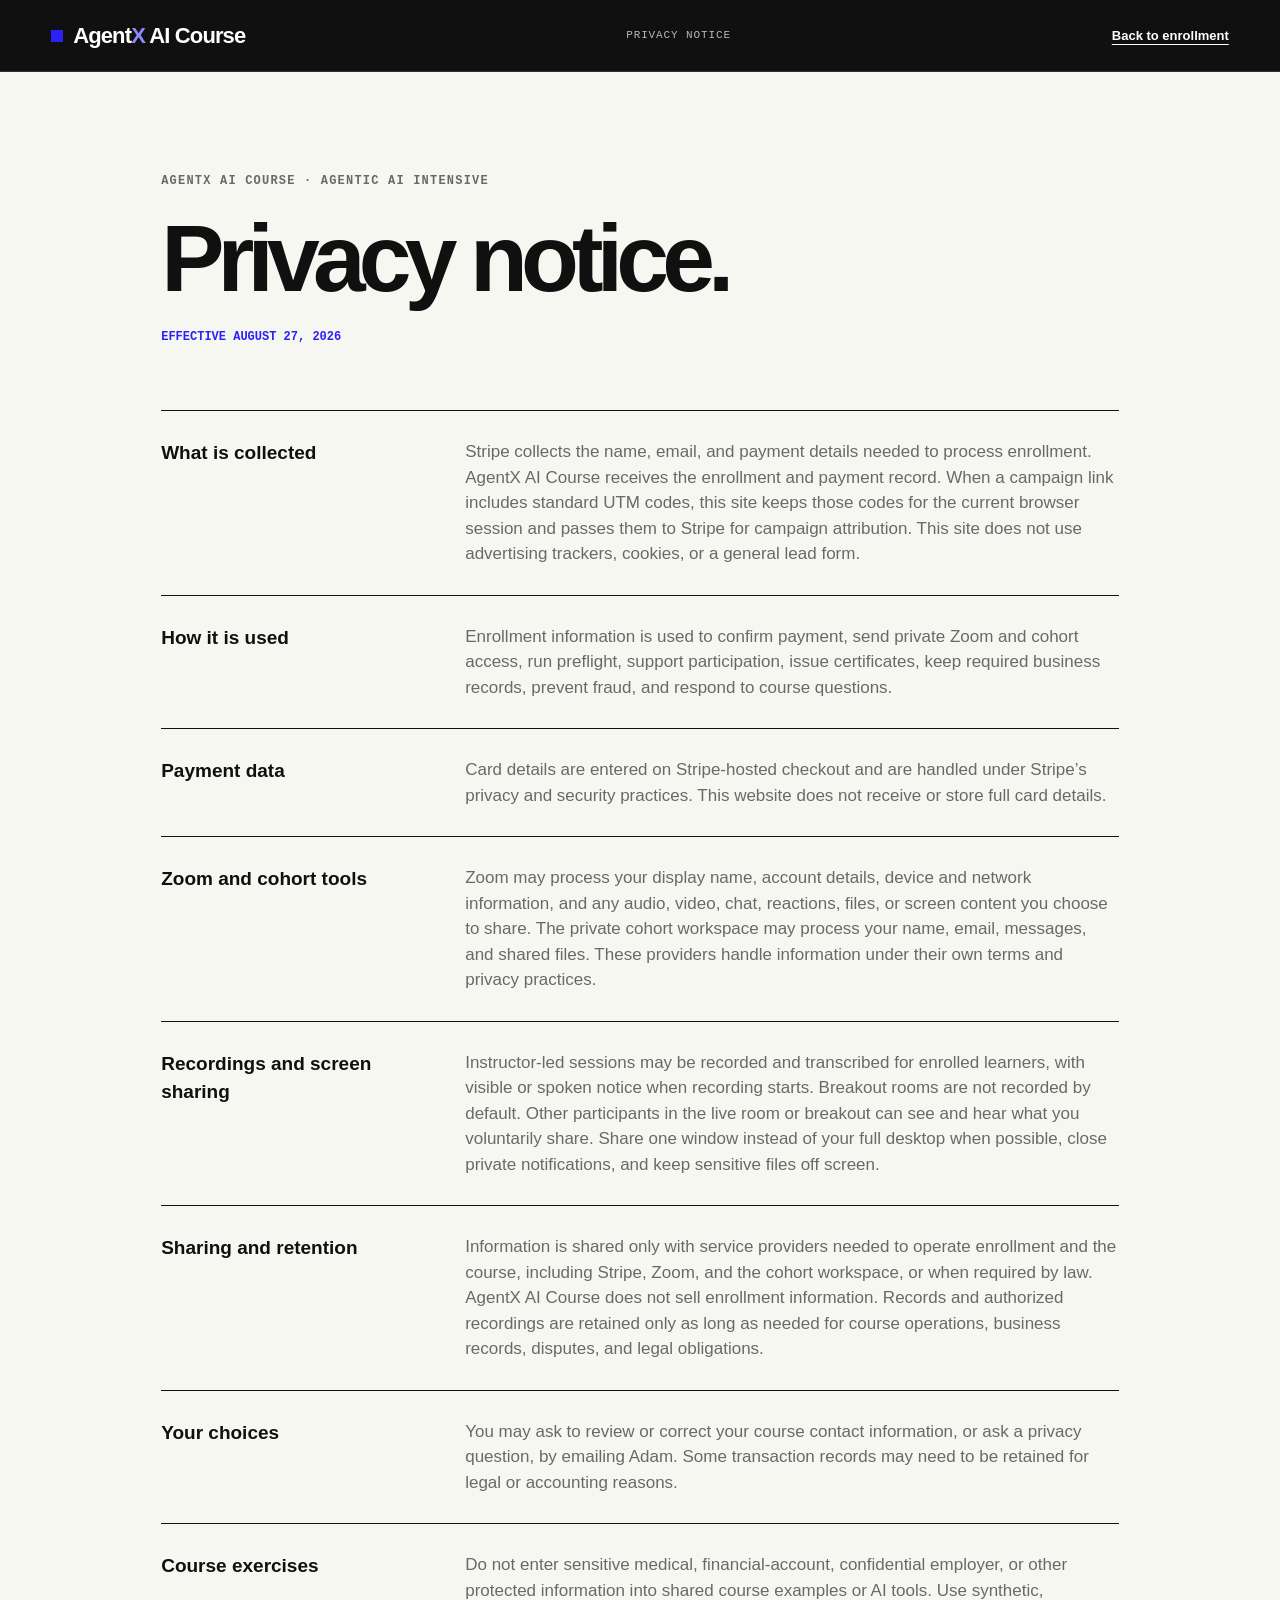
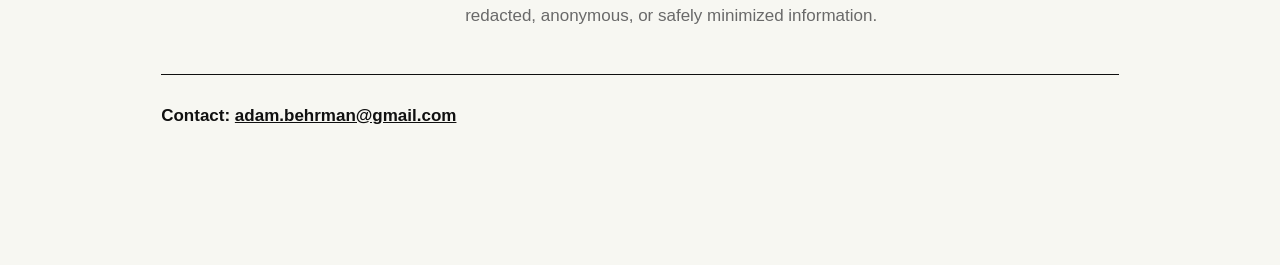
<file: privacy/index.html>
<!doctype html>
<html lang="en">
<head>
  <meta charset="utf-8">
  <meta name="viewport" content="width=device-width, initial-scale=1">
  <title>Privacy notice · AgentX AI Course</title>
  <meta name="robots" content="noindex, follow">
  <meta name="theme-color" content="#101010">
  <link rel="stylesheet" href="../styles.css?v=20260827x">
</head>
<body class="policy-page">
  <header class="site-header"><a class="brand" href="../" aria-label="AgentX AI Course home"><span class="brand__signal" aria-hidden="true"></span><span>Agent<span class="brand__x">X</span> AI Course</span></a><p class="registration-header-label">Privacy notice</p><a class="header-back" href="../register/">Back to enrollment</a></header>
  <main class="policy-shell">
    <p class="eyebrow">AgentX AI Course · Agentic AI Intensive</p>
    <h1>Privacy notice.</h1>
    <p class="policy-updated">Effective August 27, 2026</p>
    <section><h2>What is collected</h2><p>Stripe collects the name, email, and payment details needed to process enrollment. AgentX AI Course receives the enrollment and payment record. When a campaign link includes standard UTM codes, this site keeps those codes for the current browser session and passes them to Stripe for campaign attribution. This site does not use advertising trackers, cookies, or a general lead form.</p></section>
    <section><h2>How it is used</h2><p>Enrollment information is used to confirm payment, send private Zoom and cohort access, run preflight, support participation, issue certificates, keep required business records, prevent fraud, and respond to course questions.</p></section>
    <section><h2>Payment data</h2><p>Card details are entered on Stripe-hosted checkout and are handled under Stripe’s privacy and security practices. This website does not receive or store full card details.</p></section>
    <section><h2>Zoom and cohort tools</h2><p>Zoom may process your display name, account details, device and network information, and any audio, video, chat, reactions, files, or screen content you choose to share. The private cohort workspace may process your name, email, messages, and shared files. These providers handle information under their own terms and privacy practices.</p></section>
    <section><h2>Recordings and screen sharing</h2><p>Instructor-led sessions may be recorded and transcribed for enrolled learners, with visible or spoken notice when recording starts. Breakout rooms are not recorded by default. Other participants in the live room or breakout can see and hear what you voluntarily share. Share one window instead of your full desktop when possible, close private notifications, and keep sensitive files off screen.</p></section>
    <section><h2>Sharing and retention</h2><p>Information is shared only with service providers needed to operate enrollment and the course, including Stripe, Zoom, and the cohort workspace, or when required by law. AgentX AI Course does not sell enrollment information. Records and authorized recordings are retained only as long as needed for course operations, business records, disputes, and legal obligations.</p></section>
    <section><h2>Your choices</h2><p>You may ask to review or correct your course contact information, or ask a privacy question, by emailing Adam. Some transaction records may need to be retained for legal or accounting reasons.</p></section>
    <section><h2>Course exercises</h2><p>Do not enter sensitive medical, financial-account, confidential employer, or other protected information into shared course examples or AI tools. Use synthetic, redacted, anonymous, or safely minimized information.</p></section>
    <p class="policy-contact">Contact: <a href="mailto:adam.behrman@gmail.com">adam.behrman@gmail.com</a></p>
  </main>
</body>
</html>
</file>
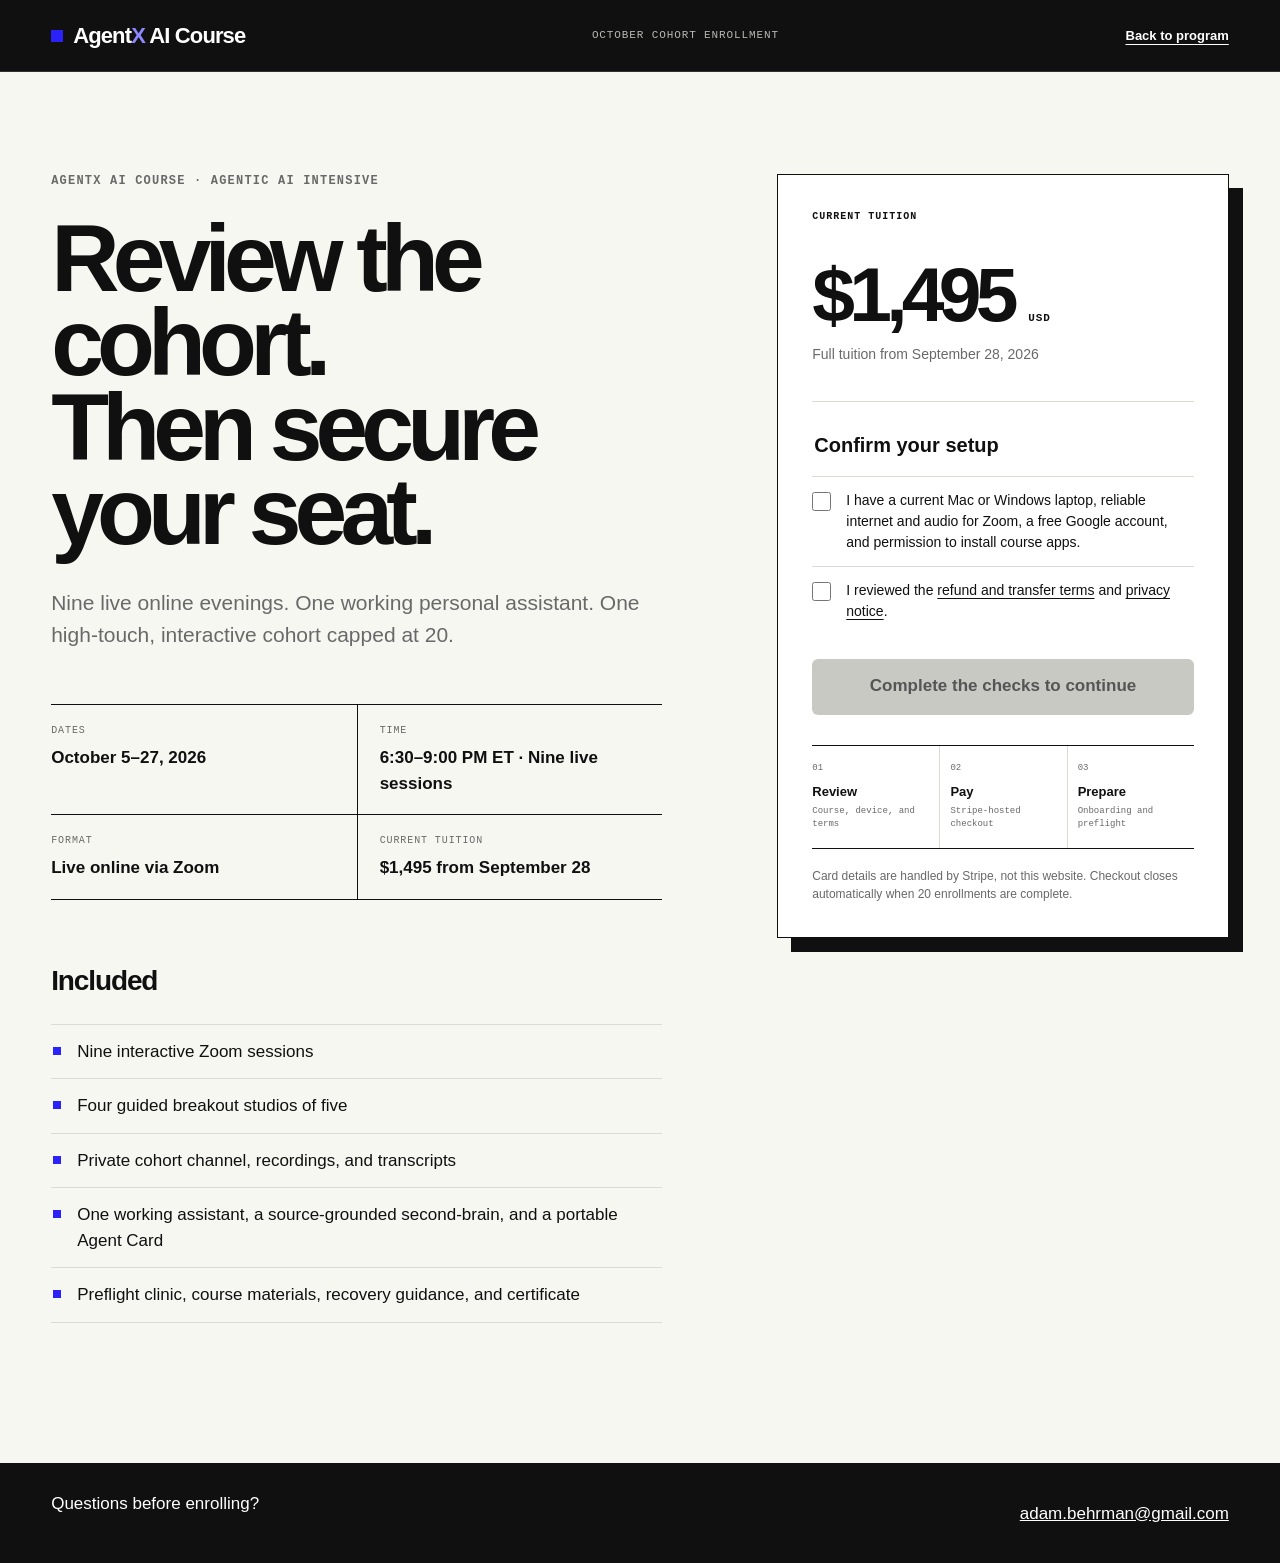
<file: register/index.html>
<!doctype html>
<html lang="en" class="no-js">
<head>
  <meta charset="utf-8">
  <meta name="viewport" content="width=device-width, initial-scale=1, viewport-fit=cover">
  <title>Enroll · AgentX AI Course</title>
  <meta name="description" content="Review the October 2026 Agentic AI Intensive cohort from AgentX AI Course and continue to secure enrollment.">
  <meta name="robots" content="noindex, follow">
  <meta name="theme-color" content="#101010">
  <link rel="icon" href="../favicon.svg" type="image/svg+xml">
  <link rel="icon" href="../favicon.ico" sizes="32x32 64x64">
  <link rel="stylesheet" href="../styles.css?v=20260827x">
  <script>document.documentElement.classList.replace('no-js', 'js');</script>
</head>
<body class="registration-page" data-checkout-url="https://book.stripe.com/cNifZh3ir1o0dnL4zW7IY01">
  <a class="skip-link" href="#registration">Skip to enrollment</a>
  <header class="site-header">
    <a class="brand" href="../" aria-label="AgentX AI Course home"><span class="brand__signal" aria-hidden="true"></span><span>Agent<span class="brand__x">X</span> AI Course</span></a>
    <p class="registration-header-label">October cohort enrollment</p>
    <a class="header-back" href="../">Back to program</a>
  </header>

  <main id="registration" class="registration-shell">
    <section class="registration-intro">
      <p class="eyebrow">AgentX AI Course · Agentic AI Intensive</p>
      <h1>Review the cohort.<br>Then secure your seat.</h1>
      <p>Nine live online evenings. One working personal assistant. One high-touch, interactive cohort capped at 20.</p>

      <dl class="registration-facts">
        <div><dt>Dates</dt><dd>October 5–27, 2026</dd></div>
        <div><dt>Time</dt><dd>6:30–9:00 PM ET · Nine live sessions</dd></div>
        <div><dt>Format</dt><dd>Live online via Zoom</dd></div>
        <div><dt>Current tuition</dt><dd data-current-fact>$995 through September 13</dd></div>
      </dl>

      <div class="registration-includes">
        <h2>Included</h2>
        <ul>
          <li>Nine interactive Zoom sessions</li>
          <li>Four guided breakout studios of five</li>
          <li>Private cohort channel, recordings, and transcripts</li>
          <li>One working assistant, a source-grounded second-brain, and a portable Agent Card</li>
          <li>Preflight clinic, course materials, recovery guidance, and certificate</li>
        </ul>
      </div>
    </section>

    <aside class="registration-card" aria-labelledby="readiness-title">
      <p class="registration-card__kicker">Current tuition</p>
      <p class="registration-card__price"><b data-current-price>$995</b> <span>USD</span></p>
      <p class="registration-card__deadline" data-current-deadline>Launch rate through September 13, 2026</p>

      <form class="readiness-form" data-readiness-form action="https://book.stripe.com/cNifZh3ir1o0dnL4zW7IY01" method="get">
        <fieldset>
          <legend id="readiness-title">Confirm your setup</legend>
          <label><input type="checkbox" required> <span>I have a current Mac or Windows laptop, reliable internet and audio for Zoom, a free Google account, and permission to install course apps.</span></label>
          <label><input type="checkbox" required> <span>I reviewed the <a href="../terms/">refund and transfer terms</a> and <a href="../privacy/">privacy notice</a>.</span></label>
        </fieldset>
        <button class="button button--primary registration-pay is-pending" type="submit" data-checkout-link data-live-label="Continue to secure checkout">Complete the checks to continue</button>
      </form>

      <div class="checkout-route" aria-label="Enrollment steps">
        <p><span>01</span><strong>Review</strong><small>Course, device, and terms</small></p>
        <p><span>02</span><strong>Pay</strong><small>Stripe-hosted checkout</small></p>
        <p><span>03</span><strong>Prepare</strong><small>Onboarding and preflight</small></p>
      </div>

      <p class="secure-note">Card details are handled by Stripe, not this website. Checkout closes automatically when 20 enrollments are complete.</p>
    </aside>
  </main>

  <footer class="registration-footer">
    <p>Questions before enrolling?</p>
    <a href="mailto:adam.behrman@gmail.com">adam.behrman@gmail.com</a>
  </footer>
  <script src="../script.js?v=20260827x" defer></script>
</body>
</html>
</file>
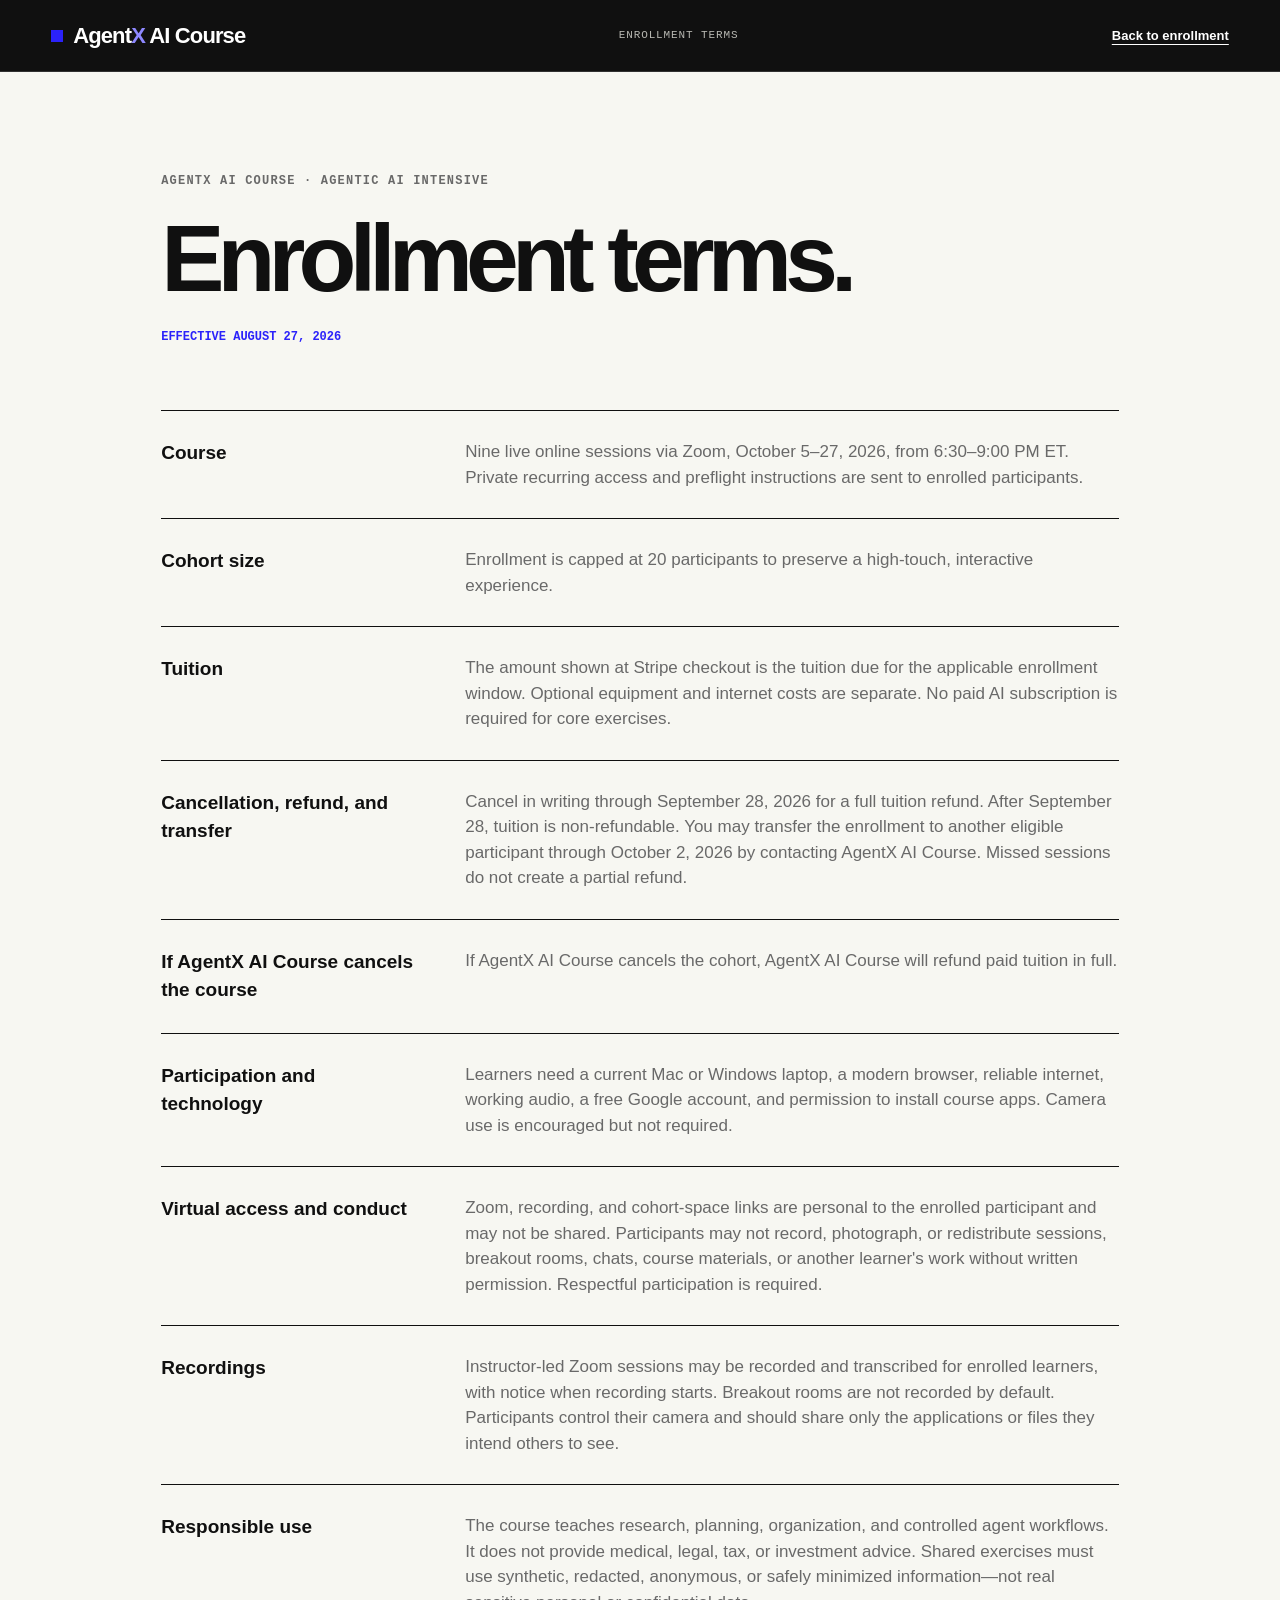
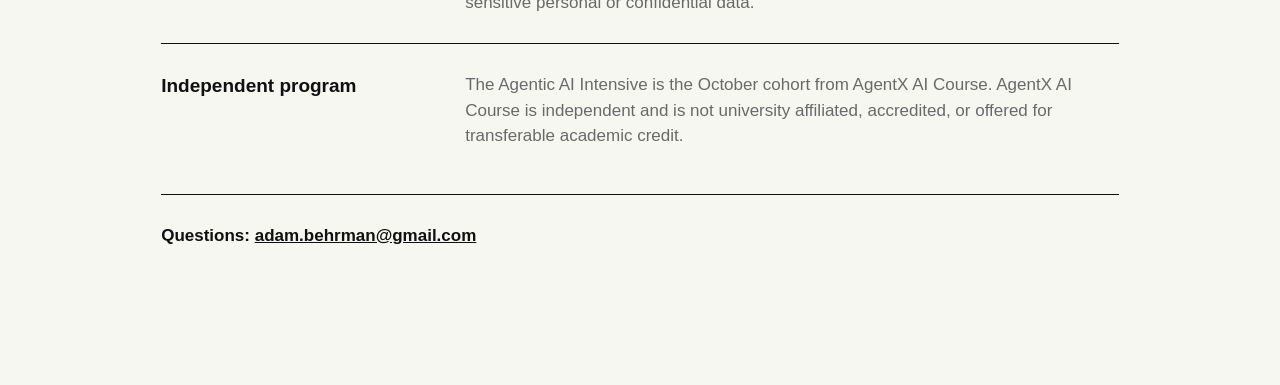
<file: terms/index.html>
<!doctype html>
<html lang="en">
<head>
  <meta charset="utf-8">
  <meta name="viewport" content="width=device-width, initial-scale=1">
  <title>Enrollment terms · AgentX AI Course</title>
  <meta name="robots" content="noindex, follow">
  <meta name="theme-color" content="#101010">
  <link rel="stylesheet" href="../styles.css?v=20260827x">
</head>
<body class="policy-page">
  <header class="site-header"><a class="brand" href="../" aria-label="AgentX AI Course home"><span class="brand__signal" aria-hidden="true"></span><span>Agent<span class="brand__x">X</span> AI Course</span></a><p class="registration-header-label">Enrollment terms</p><a class="header-back" href="../register/">Back to enrollment</a></header>
  <main class="policy-shell">
    <p class="eyebrow">AgentX AI Course · Agentic AI Intensive</p>
    <h1>Enrollment terms.</h1>
    <p class="policy-updated">Effective August 27, 2026</p>
    <section><h2>Course</h2><p>Nine live online sessions via Zoom, October 5–27, 2026, from 6:30–9:00 PM ET. Private recurring access and preflight instructions are sent to enrolled participants.</p></section>
    <section><h2>Cohort size</h2><p>Enrollment is capped at 20 participants to preserve a high-touch, interactive experience.</p></section>
    <section><h2>Tuition</h2><p>The amount shown at Stripe checkout is the tuition due for the applicable enrollment window. Optional equipment and internet costs are separate. No paid AI subscription is required for core exercises.</p></section>
    <section><h2>Cancellation, refund, and transfer</h2><p>Cancel in writing through September 28, 2026 for a full tuition refund. After September 28, tuition is non-refundable. You may transfer the enrollment to another eligible participant through October 2, 2026 by contacting AgentX AI Course. Missed sessions do not create a partial refund.</p></section>
    <section><h2>If AgentX AI Course cancels the course</h2><p>If AgentX AI Course cancels the cohort, AgentX AI Course will refund paid tuition in full.</p></section>
    <section><h2>Participation and technology</h2><p>Learners need a current Mac or Windows laptop, a modern browser, reliable internet, working audio, a free Google account, and permission to install course apps. Camera use is encouraged but not required.</p></section>
    <section><h2>Virtual access and conduct</h2><p>Zoom, recording, and cohort-space links are personal to the enrolled participant and may not be shared. Participants may not record, photograph, or redistribute sessions, breakout rooms, chats, course materials, or another learner's work without written permission. Respectful participation is required.</p></section>
    <section><h2>Recordings</h2><p>Instructor-led Zoom sessions may be recorded and transcribed for enrolled learners, with notice when recording starts. Breakout rooms are not recorded by default. Participants control their camera and should share only the applications or files they intend others to see.</p></section>
    <section><h2>Responsible use</h2><p>The course teaches research, planning, organization, and controlled agent workflows. It does not provide medical, legal, tax, or investment advice. Shared exercises must use synthetic, redacted, anonymous, or safely minimized information—not real sensitive personal or confidential data.</p></section>
    <section><h2>Independent program</h2><p>The Agentic AI Intensive is the October cohort from AgentX AI Course. AgentX AI Course is independent and is not university affiliated, accredited, or offered for transferable academic credit.</p></section>
    <p class="policy-contact">Questions: <a href="mailto:adam.behrman@gmail.com">adam.behrman@gmail.com</a></p>
  </main>
</body>
</html>
</file>
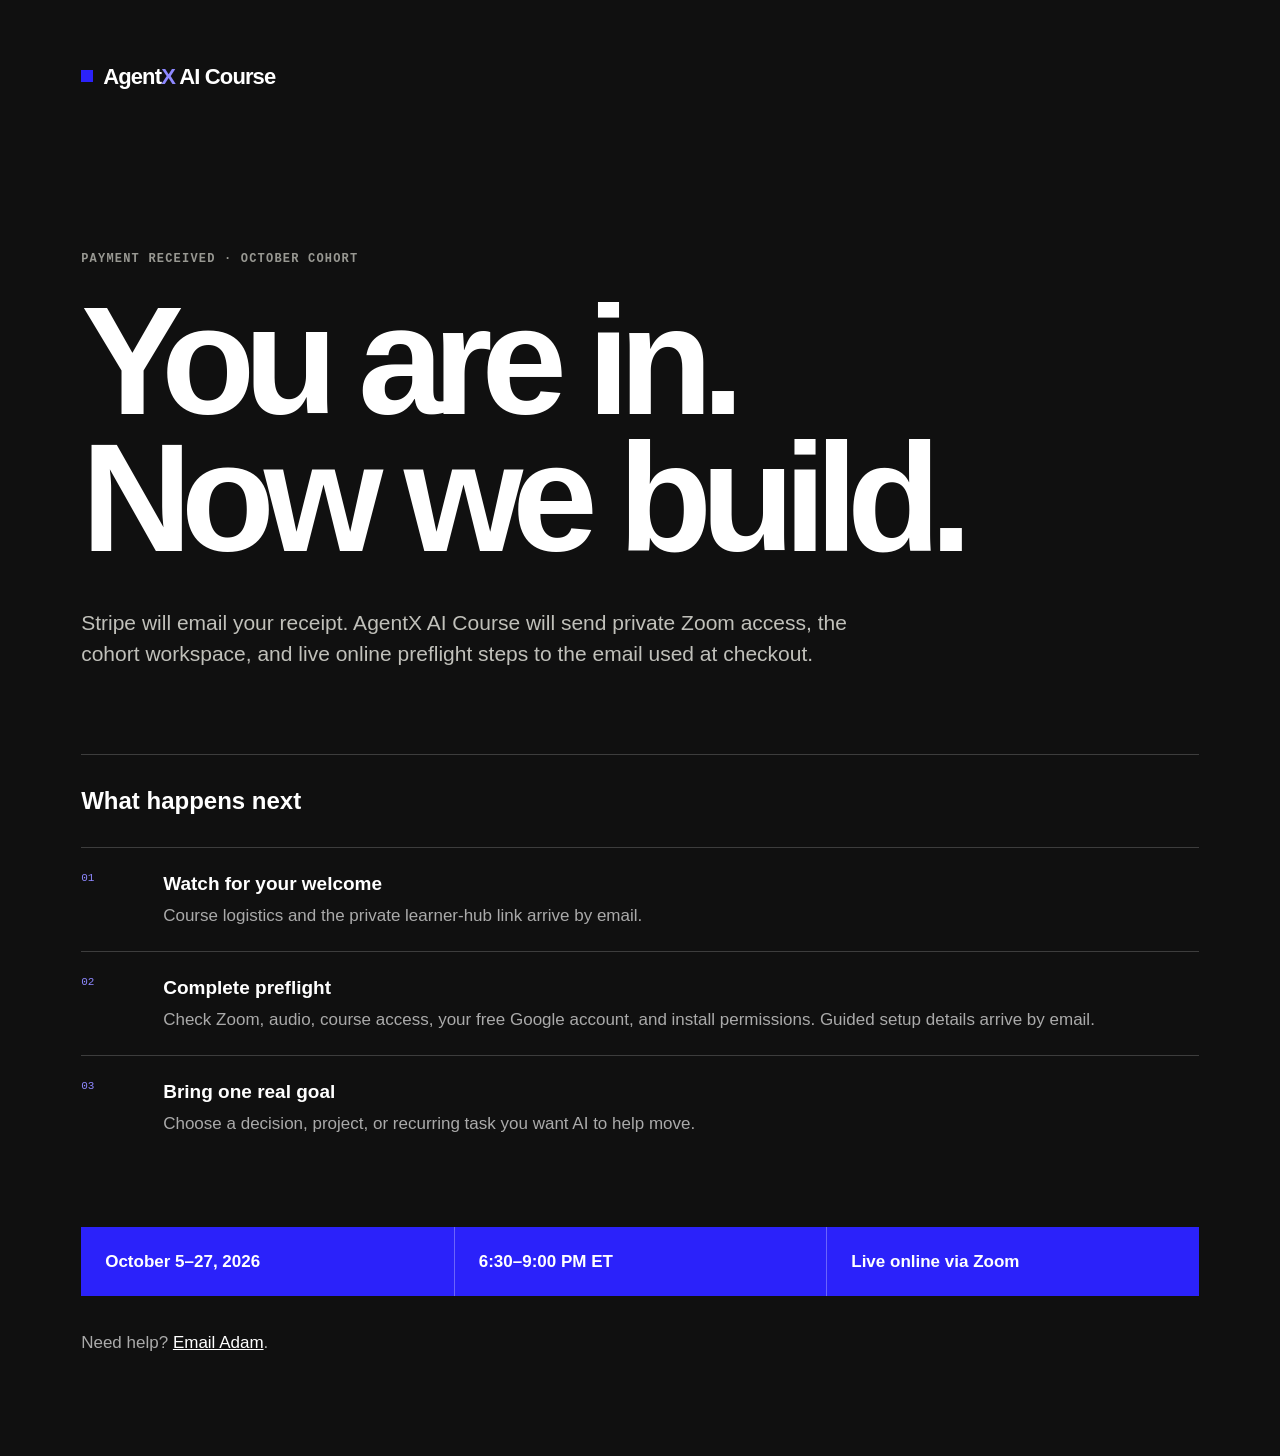
<file: welcome/index.html>
<!doctype html>
<html lang="en">
<head>
  <meta charset="utf-8">
  <meta name="viewport" content="width=device-width, initial-scale=1, viewport-fit=cover">
  <title>Welcome to AgentX AI Course · October cohort</title>
  <meta name="robots" content="noindex, nofollow">
  <meta name="theme-color" content="#101010">
  <link rel="icon" href="../favicon.svg" type="image/svg+xml">
  <link rel="stylesheet" href="../styles.css?v=20260827x">
</head>
<body class="confirmation-page">
  <main class="confirmation-shell">
    <a class="brand" href="../" aria-label="AgentX AI Course home"><span class="brand__signal" aria-hidden="true"></span><span>Agent<span class="brand__x">X</span> AI Course</span></a>
    <p class="eyebrow">Payment received · October cohort</p>
    <h1>You are in.<br>Now we build.</h1>
    <p class="confirmation-lede">Stripe will email your receipt. AgentX AI Course will send private Zoom access, the cohort workspace, and live online preflight steps to the email used at checkout.</p>
    <section class="confirmation-next" aria-labelledby="next-title">
      <h2 id="next-title">What happens next</h2>
      <ol>
        <li><span>01</span><div><strong>Watch for your welcome</strong><p>Course logistics and the private learner-hub link arrive by email.</p></div></li>
        <li><span>02</span><div><strong>Complete preflight</strong><p>Check Zoom, audio, course access, your free Google account, and install permissions. Guided setup details arrive by email.</p></div></li>
        <li><span>03</span><div><strong>Bring one real goal</strong><p>Choose a decision, project, or recurring task you want AI to help move.</p></div></li>
      </ol>
    </section>
    <div class="confirmation-facts"><p>October 5–27, 2026</p><p>6:30–9:00 PM ET</p><p>Live online via Zoom</p></div>
    <p class="confirmation-help">Need help? <a href="mailto:adam.behrman@gmail.com">Email Adam</a>.</p>
  </main>
</body>
</html>
</file>
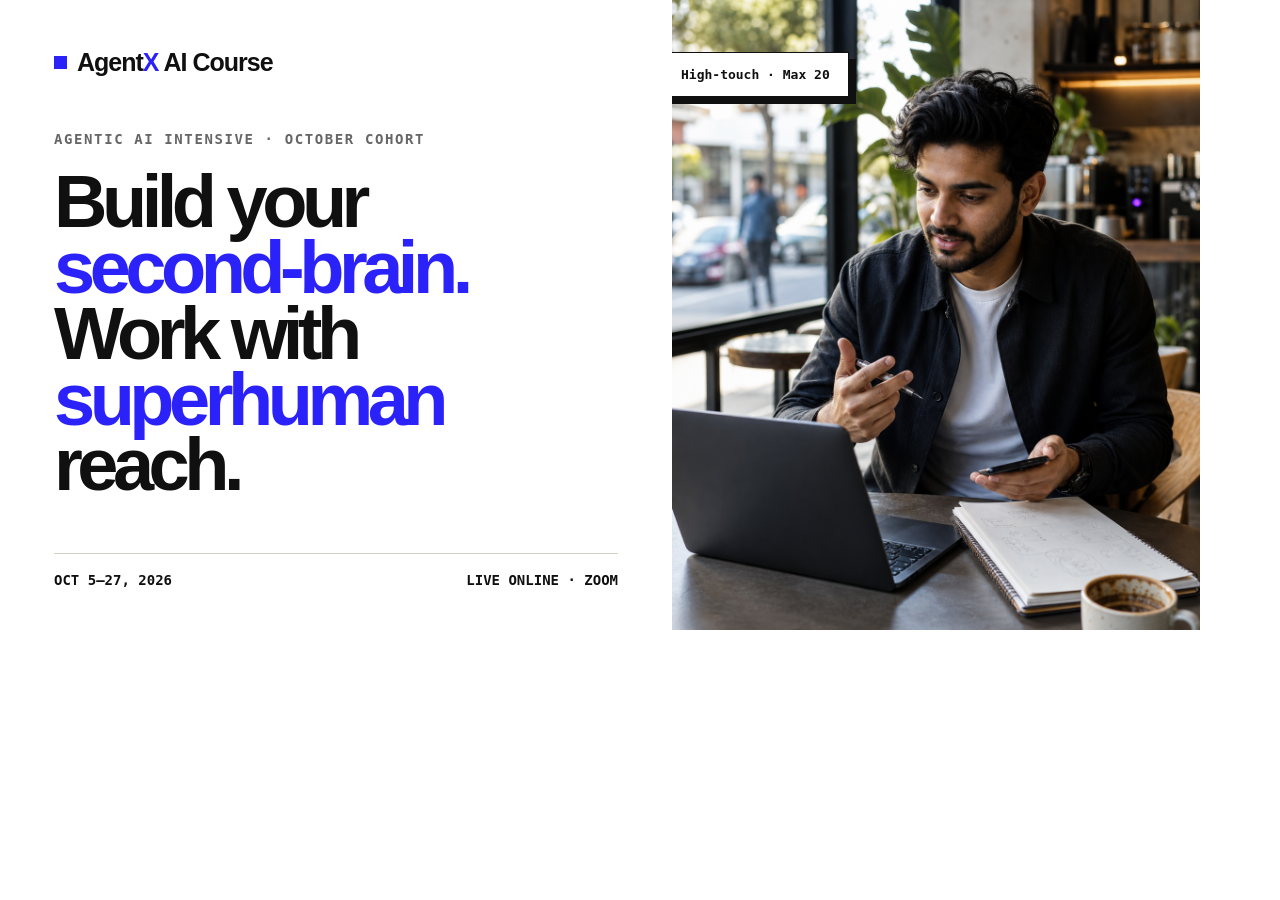
<file: og.html>
<!doctype html>
<html lang="en">
<head>
  <meta charset="utf-8">
  <meta name="viewport" content="width=1200, initial-scale=1">
  <title>AgentX AI Course social card</title>
  <style>
    * { box-sizing: border-box; }
    html, body { width: 1200px; height: 630px; margin: 0; overflow: hidden; }
    body { display: grid; grid-template-columns: 56% 44%; background: #fff; color: #101010; font-family: Arial, Helvetica, sans-serif; }
    .copy { position: relative; padding: 48px 54px 44px; }
    .brand { display: flex; align-items: center; gap: 10px; font-size: 25px; font-weight: 800; letter-spacing: -1px; }
    .signal { width: 13px; height: 13px; background: #2b22fa; }
    .brand b { color: #2b22fa; }
    .eyebrow { margin: 54px 0 22px; color: #666; font-family: monospace; font-size: 14px; font-weight: 700; letter-spacing: 1.6px; text-transform: uppercase; }
    h1 { margin: 0; font-size: 74px; font-weight: 800; letter-spacing: -5.5px; line-height: .89; }
    h1 em { color: #2b22fa; font-style: normal; }
    .facts { position: absolute; right: 54px; bottom: 42px; left: 54px; display: flex; justify-content: space-between; padding-top: 18px; border-top: 1px solid #cfcfc8; font-family: monospace; font-size: 14px; font-weight: 700; text-transform: uppercase; }
    .photo { position: relative; overflow: hidden; background: #101010; }
    .photo img { width: 100%; height: 100%; object-fit: cover; object-position: 48% 46%; }
    .tag { position: absolute; top: 52px; left: -28px; padding: 14px 18px; background: #fff; border: 1px solid #101010; box-shadow: 7px 7px 0 #101010; font-family: monospace; font-size: 13px; font-weight: 700; }
    .tag::before { content: ""; display: inline-block; width: 8px; height: 8px; margin-right: 10px; background: #2b22fa; }
  </style>
</head>
<body>
  <section class="copy">
    <div class="brand"><span class="signal"></span><span>Agent<b>X</b> AI Course</span></div>
    <p class="eyebrow">Agentic AI Intensive · October cohort</p>
    <h1>Build your<br><em>second-brain.</em><br>Work with<br><em>superhuman</em> reach.</h1>
    <div class="facts"><span>Oct 5–27, 2026</span><span>Live online · Zoom</span></div>
  </section>
  <section class="photo">
    <img src="assets/entrepreneur-workflow.png" alt="">
    <span class="tag">High-touch · Max 20</span>
  </section>
</body>
</html>
</file>
<file: styles.css>
:root {
  --ink: #101010;
  --paper: #f7f7f2;
  --white: #ffffff;
  --quiet: #696969;
  --line: #dcdcd5;
  --violet: #2b22fa;
  --violet-dark: #1f18c9;
  --violet-soft: #ecebff;
  --green: #157a5b;
  --max: 1520px;
  --pad: clamp(20px, 4vw, 64px);
  --section: clamp(88px, 11vw, 176px);
  --display: "Arial Narrow", "Aptos Display", "Helvetica Neue", Arial, sans-serif;
  --body: "Aptos", "Helvetica Neue", Helvetica, Arial, sans-serif;
  --mono: "SFMono-Regular", Consolas, "Liberation Mono", monospace;
}

*, *::before, *::after { box-sizing: border-box; }
html { scroll-behavior: smooth; scroll-padding-top: 84px; }
body {
  margin: 0;
  background: var(--white);
  color: var(--ink);
  font-family: var(--body);
  font-size: 17px;
  line-height: 1.5;
  text-rendering: optimizeLegibility;
  -webkit-font-smoothing: antialiased;
}
body, button, a { -webkit-tap-highlight-color: transparent; }
img, svg { display: block; max-width: 100%; height: auto; }
a { color: inherit; }
button, summary, a { touch-action: manipulation; }
button, input, select, textarea { font: inherit; }
::selection { background: var(--violet); color: var(--white); }

.skip-link {
  position: fixed;
  z-index: 1000;
  top: 10px;
  left: 10px;
  padding: 12px 16px;
  background: var(--white);
  color: var(--ink);
  transform: translateY(-160%);
}
.skip-link:focus { transform: translateY(0); }
:focus-visible { outline: 3px solid var(--white); outline-offset: 3px; box-shadow: 0 0 0 6px var(--violet); }

.site-header {
  position: sticky;
  z-index: 100;
  top: 0;
  display: grid;
  grid-template-columns: auto 1fr auto;
  align-items: center;
  min-height: 72px;
  padding: 0 var(--pad);
  background: var(--ink);
  color: var(--white);
  border-bottom: 1px solid #313131;
}
.brand {
  display: inline-flex;
  align-items: center;
  gap: 10px;
  min-height: 44px;
  color: inherit;
  font-size: 22px;
  font-weight: 800;
  letter-spacing: -.04em;
  text-decoration: none;
}
.brand__signal { width: 12px; height: 12px; background: var(--violet); }
.brand__x { color: #8e88ff; }
.site-nav { display: flex; justify-content: center; gap: clamp(22px, 3vw, 48px); }
.site-nav a {
  display: inline-flex;
  align-items: center;
  min-height: 44px;
  color: #c7c7c2;
  font-size: 14px;
  font-weight: 650;
  text-decoration: none;
}
.site-nav a:hover, .site-nav a[aria-current="true"] { color: var(--white); }
.header-cta {
  display: inline-flex;
  align-items: center;
  justify-content: center;
  min-height: 44px;
  padding: 0 18px;
  background: var(--violet);
  color: var(--white);
  font-size: 14px;
  font-weight: 800;
  text-decoration: none;
  transition: background-color 180ms ease, transform 180ms ease;
}
.header-cta:hover { background: #3b33ff; transform: translateY(-1px); }

.hero {
  display: grid;
  grid-template-columns: minmax(0, 1.08fr) minmax(420px, .92fr);
  gap: clamp(40px, 6vw, 108px);
  min-height: min(850px, calc(100svh - 72px));
  max-width: var(--max);
  margin: 0 auto;
  padding: clamp(64px, 8vw, 120px) var(--pad) clamp(72px, 7vw, 112px);
  overflow: clip;
}
.hero__copy { align-self: center; position: relative; z-index: 2; }
.eyebrow {
  display: flex;
  flex-wrap: wrap;
  gap: 10px 22px;
  margin: 0 0 26px;
  color: var(--quiet);
  font-family: var(--mono);
  font-size: 12px;
  font-weight: 700;
  letter-spacing: .1em;
  line-height: 1.3;
  text-transform: uppercase;
}
.eyebrow span + span::before { content: "/"; margin-right: 22px; color: var(--line); }
.hero h1 {
  max-width: 820px;
  margin: 0;
  font-family: var(--display);
  font-size: clamp(64px, 7.35vw, 116px);
  font-stretch: condensed;
  font-weight: 800;
  letter-spacing: -.075em;
  line-height: .88;
}
.hero h1 span { display: block; }
.hero h1 span + span { margin-top: .14em; }
.hero h1 em { color: var(--violet); font-style: normal; }
.hero__lede {
  max-width: 690px;
  margin: 34px 0 0;
  font-size: clamp(20px, 1.55vw, 26px);
  letter-spacing: -.02em;
  line-height: 1.38;
}
.hero__actions { display: flex; align-items: center; gap: 28px; margin-top: 38px; }
.hero__urgency { display: flex; flex-wrap: wrap; gap: 4px 18px; margin: 18px 0 0; font-size: 14px; }
.hero__urgency strong { color: var(--violet); }
.hero__urgency span { color: var(--quiet); }
.button {
  display: inline-flex;
  align-items: center;
  justify-content: center;
  min-height: 56px;
  padding: 0 26px;
  border: 1px solid transparent;
  border-radius: 6px;
  font-weight: 800;
  line-height: 1.1;
  text-align: center;
  text-decoration: none;
  transition: transform 180ms ease, background-color 180ms ease, color 180ms ease;
}
.button:hover { transform: translateY(-2px); }
.button--primary { background: var(--violet); color: var(--white); }
.button--primary:hover { background: var(--violet-dark); }
.button--light { background: var(--white); color: var(--ink); }
.button--light:hover { background: var(--violet-soft); }
.button--black { background: var(--ink); color: var(--white); }
.button--black:hover { background: var(--violet); }
.text-link {
  display: inline-flex;
  align-items: center;
  gap: 8px;
  min-height: 44px;
  font-size: 15px;
  font-weight: 750;
  text-underline-offset: 5px;
}
.text-link span { color: var(--violet); font-size: 20px; }
.hero__facts {
  display: grid;
  grid-template-columns: repeat(3, 1fr);
  gap: 0;
  margin: 52px 0 0;
  border-top: 1px solid var(--line);
  border-bottom: 1px solid var(--line);
}
.hero__facts div { min-width: 0; padding: 16px 18px 18px 0; }
.hero__facts div + div { padding-left: 18px; border-left: 1px solid var(--line); }
.hero__facts dt {
  margin-bottom: 7px;
  color: var(--quiet);
  font-family: var(--mono);
  font-size: 10px;
  font-weight: 700;
  letter-spacing: .1em;
  text-transform: uppercase;
}
.hero__facts dd { margin: 0; font-size: 14px; font-weight: 750; line-height: 1.3; }

.hero__media { position: relative; align-self: stretch; min-height: 650px; }
.hero-photo { position: absolute; margin: 0; overflow: hidden; background: var(--paper); }
.hero-photo img { width: 100%; height: 100%; object-fit: cover; transition: transform 1s cubic-bezier(.2,.7,.2,1); }
.hero-photo--main { inset: 0 13% 9% 0; }
.hero-photo--main img { object-position: 50% 46%; }
.hero-photo--secondary { right: 0; bottom: 0; width: 34%; height: 43%; border: 8px solid var(--white); }
.hero-photo--secondary img { object-position: 50% 42%; }
.hero__media:hover .hero-photo--main img { transform: scale(1.025); }
.signal-tag {
  position: absolute;
  z-index: 3;
  display: inline-flex;
  align-items: center;
  min-height: 40px;
  padding: 0 13px;
  background: var(--white);
  border: 1px solid var(--ink);
  box-shadow: 7px 7px 0 var(--ink);
  font-family: var(--mono);
  font-size: 11px;
  font-weight: 700;
  letter-spacing: .03em;
  white-space: nowrap;
}
.signal-tag::before { content: ""; width: 8px; height: 8px; margin-right: 9px; background: var(--violet); }
.signal-tag--one { top: 9%; left: -5%; animation: float-a 5.5s ease-in-out infinite; }
.signal-tag--two { top: 48%; right: 2%; animation: float-b 6.2s ease-in-out infinite; }
.signal-tag--three { bottom: 4%; left: 8%; animation: float-a 6.8s ease-in-out -2s infinite; }
.hero-route {
  position: absolute;
  z-index: 2;
  right: 7%;
  top: 2%;
  display: flex;
  gap: 6px;
  align-items: center;
}
.hero-route span { width: 8px; height: 8px; background: var(--ink); animation: route-pulse 2.4s infinite; }
.hero-route span:nth-child(2) { animation-delay: .18s; }
.hero-route span:nth-child(3) { animation-delay: .36s; }
.hero-route span:nth-child(4) { animation-delay: .54s; }
.hero-route span:nth-child(5) { background: var(--violet); animation-delay: .72s; }

.fact-ribbon {
  display: grid;
  grid-template-columns: repeat(4, 1fr);
  background: var(--ink);
  color: var(--white);
  border-top: 1px solid #323232;
  border-bottom: 1px solid #323232;
}
.fact-ribbon p { margin: 0; padding: 28px var(--pad); font-size: 14px; font-weight: 700; }
.fact-ribbon p + p { border-left: 1px solid #343434; }
.fact-ribbon strong { display: block; margin-bottom: 7px; font-size: 34px; letter-spacing: -.05em; }

.section { padding: var(--section) var(--pad); }
.section > * { max-width: var(--max); margin-left: auto; margin-right: auto; }
.section-heading { max-width: 1180px; margin-left: 0; }
.section-heading h2, .method__intro h2, .model-lab h2, .connection h2, .certificate-showcase h2, .instructor h2, .fit h2, .enrollment h2, .final-cta h2 {
  margin: 0;
  font-family: var(--display);
  font-size: clamp(50px, 6.2vw, 96px);
  font-weight: 800;
  letter-spacing: -.068em;
  line-height: .94;
}
.section-heading > p:last-child {
  max-width: 760px;
  margin: 32px 0 0;
  color: var(--quiet);
  font-size: clamp(19px, 1.7vw, 27px);
  line-height: 1.45;
}

.story-rail {
  display: grid;
  grid-template-columns: repeat(4, minmax(310px, 1fr));
  align-items: start;
  gap: 16px;
  max-width: none;
  margin-top: 78px;
  overflow-x: auto;
  overscroll-behavior-inline: contain;
  padding-bottom: 14px;
  scroll-snap-type: x proximity;
  scrollbar-color: var(--ink) var(--line);
}
.story-rail::-webkit-scrollbar { display: none; }
.story-rail { scrollbar-width: none; }
.story-card {
  position: relative;
  min-height: 600px;
  overflow: hidden;
  background: var(--paper);
  scroll-snap-align: start;
}
.story-card--photo { display: grid; grid-template-rows: auto 1fr; }
.story-card--photo img { width: 100%; height: auto; min-height: 0; object-fit: contain; background: var(--paper); transition: transform 500ms ease; }
.story-card--photo:hover img { transform: scale(1.025); }
.story-card--photo > div { padding: 28px 26px 32px; background: var(--white); border: 1px solid var(--line); border-top: 0; }
.story-card__number { margin: 0 0 28px; font-family: var(--mono); font-size: 11px; }
.story-card h3 { margin: 0 0 12px; font-size: 28px; letter-spacing: -.04em; line-height: 1.05; }
.story-card p { margin-top: 0; }
.story-card p:last-child { margin-bottom: 0; color: var(--quiet); }
.story-card--ink { padding: 34px 30px; background: var(--ink); color: var(--white); }
.story-card--ink h3 { margin-top: 94px; font-size: 40px; }
.story-card--ink > p:not(.story-card__number) { color: #c3c3bd; font-size: 18px; }
.mini-list { display: grid; gap: 0; margin: 52px 0 0; padding: 0; list-style: none; border-top: 1px solid #3b3b3b; }
.mini-list li { padding: 13px 0; border-bottom: 1px solid #3b3b3b; font-family: var(--mono); font-size: 12px; text-transform: uppercase; }
.story-controls {
  display: flex;
  justify-content: flex-end;
  align-items: stretch;
  gap: 8px;
  max-width: none;
  margin-top: 16px;
}
.story-controls[hidden] { display: none; }
.story-controls button {
  width: 54px;
  min-height: 54px;
  padding: 0;
  border: 1px solid var(--ink);
  background: var(--white);
  color: var(--ink);
  font-size: 22px;
  cursor: pointer;
  transition: background-color 180ms ease, color 180ms ease, transform 180ms ease;
}
.story-controls button:hover:not(:disabled) { background: var(--ink); color: var(--white); transform: translateY(-2px); }
.story-controls button:disabled { border-color: var(--line); color: #aaa; cursor: default; }
.story-controls p {
  display: grid;
  grid-template-columns: auto auto 1fr;
  align-items: center;
  gap: 5px;
  min-width: 230px;
  margin: 0;
  padding: 0 18px;
  border: 1px solid var(--ink);
  font-family: var(--mono);
  font-size: 12px;
}
.story-controls strong { color: var(--violet); font-size: 16px; }
.story-controls small { justify-self: end; color: var(--quiet); font: inherit; }

.capability-grid {
  display: grid;
  grid-template-columns: repeat(4, 1fr);
  gap: 0;
  margin-top: 96px;
  border-top: 1px solid var(--line);
  border-bottom: 1px solid var(--line);
}
.capability-grid article { padding: 34px 32px 38px 0; }
.capability-grid article + article { padding-left: 32px; border-left: 1px solid var(--line); }
.capability-grid img { width: 38px; height: 38px; margin-bottom: 32px; }
.capability-grid h3 { margin: 0 0 12px; font-size: 22px; letter-spacing: -.035em; }
.capability-grid p { margin: 0; color: var(--quiet); font-size: 15px; }

.section--ink { background: var(--ink); color: var(--white); }
.section--ink .eyebrow { color: #9c9c96; }
.method {
  display: grid;
  grid-template-columns: minmax(310px, .72fr) minmax(600px, 1.28fr);
  gap: clamp(56px, 8vw, 140px);
  max-width: none;
}
.method__intro { position: sticky; top: 130px; align-self: start; }
.method__intro h2 { font-size: clamp(54px, 5.3vw, 88px); }
.method__intro > p:not(.eyebrow) { max-width: 630px; margin: 32px 0; color: #bcbcb6; font-size: 20px; }
.method__body { min-width: 0; }
.fundamentals { margin: 0 0 64px; }
.fundamentals__heading { display: grid; grid-template-columns: .8fr 1.2fr; gap: 36px; align-items: end; margin-bottom: 28px; }
.fundamentals__heading h3 { margin: 0; font-size: clamp(30px, 3vw, 46px); letter-spacing: -.05em; line-height: 1; }
.fundamentals__heading p { margin: 0; color: #bcbcb6; font-size: 16px; }
.fundamentals-grid { display: grid; grid-template-columns: repeat(2, minmax(0, 1fr)); margin: 0; border-top: 1px solid #3b3b3b; }
.fundamentals-grid > div { min-width: 0; padding: 22px 20px 24px; border-bottom: 1px solid #3b3b3b; }
.fundamentals-grid > div:nth-child(odd):not(:last-child) { border-right: 1px solid #3b3b3b; }
.fundamentals-grid > div:last-child { grid-column: auto; }
.fundamentals-grid dt { display: flex; justify-content: space-between; gap: 16px; color: var(--white); font-size: 17px; font-weight: 800; letter-spacing: -.02em; }
.fundamentals-grid dt span { flex: 0 0 auto; padding-top: 3px; color: #8e88ff; font-family: var(--mono); font-size: 9px; letter-spacing: .06em; text-transform: uppercase; }
.fundamentals-grid dd { margin: 10px 0 0; color: #a9a9a3; font-size: 14px; line-height: 1.45; }
.agent-system { min-width: 0; }
.agent-system__canvas { position: relative; padding: 48px 22px 24px; background: var(--white); overflow: hidden; }
.agent-system__canvas::before {
  content: attr(data-stage);
  position: absolute;
  z-index: 2;
  top: 14px;
  left: 18px;
  color: var(--violet);
  font-family: var(--mono);
  font-size: 10px;
  font-weight: 700;
  letter-spacing: .08em;
  text-transform: uppercase;
  max-width: 58%;
}
.agent-system__canvas::after { content: "HUMAN APPROVAL / FINAL"; position: absolute; right: 16px; bottom: 14px; color: var(--green); font-family: var(--mono); font-size: 10px; letter-spacing: .08em; }
.agent-system__visual, .agent-system__visual img { display: block; width: 100%; height: auto; }
.agent-system__progress { position: absolute; z-index: 2; right: 0; bottom: 0; left: 0; height: 4px; background: var(--line); }
.agent-system__progress span { display: block; width: var(--agent-progress, 16.666%); height: 100%; background: var(--violet); transition: width 320ms ease; }
.agent-system__motion {
  position: absolute;
  z-index: 3;
  top: 8px;
  right: 10px;
  min-height: 34px;
  padding: 0 10px;
  background: var(--ink);
  color: var(--white);
  border: 0;
  font-family: var(--mono);
  font-size: 9px;
  font-weight: 700;
  letter-spacing: .06em;
  text-transform: uppercase;
  cursor: pointer;
}
.agent-steps { margin: 28px 0 0; padding: 0; list-style: none; border-top: 1px solid #383838; }
.agent-steps li {
  display: grid;
  grid-template-columns: 58px 1fr;
  gap: 16px;
  padding: 19px 0;
  border-bottom: 1px solid #383838;
  border-left: 3px solid transparent;
  color: #868680;
  cursor: pointer;
  transition: color 220ms ease, padding-left 220ms ease, background-color 220ms ease, border-color 220ms ease, transform 220ms ease;
}
.agent-steps li.is-active, .agent-steps li:hover { padding-left: 12px; border-left-color: var(--violet); background: #181818; color: var(--white); }
.agent-steps li:focus-visible { outline: 3px solid var(--white); outline-offset: 3px; box-shadow: 0 0 0 6px var(--violet); }
.agent-steps li > span { padding-top: 2px; color: #74746e; font-family: var(--mono); font-size: 11px; }
.agent-steps strong { display: block; font-size: 18px; }
.agent-steps small { display: block; margin-top: 4px; color: currentColor; font-size: 14px; }
.agent-steps li.is-active > span { color: #8e88ff; }

.model-lab { overflow: hidden; }
.model-lab__header {
  display: grid;
  grid-template-columns: 1.12fr .88fr;
  gap: clamp(44px, 8vw, 130px);
  align-items: end;
}
.model-lab__header .eyebrow { grid-column: 1 / -1; margin-bottom: -34px; }
.model-lab__header h2 { max-width: 900px; font-size: clamp(62px, 7.2vw, 112px); line-height: .88; }
.model-lab__header > p:last-child { max-width: 720px; margin: 0 0 8px; color: var(--quiet); font-size: 20px; }
.model-route {
  display: grid;
  grid-template-columns: minmax(260px, .78fr) minmax(500px, 1.44fr) minmax(260px, .78fr);
  margin-top: 82px;
  border: 1px solid var(--ink);
  background: var(--white);
  box-shadow: 12px 12px 0 var(--ink);
}
.model-route__question, .model-route__gate { display: flex; flex-direction: column; justify-content: space-between; min-height: 240px; padding: 28px; }
.model-route__question { background: var(--violet); color: var(--white); }
.model-route__question span, .model-route__gate span {
  font-family: var(--mono);
  font-size: 10px;
  font-weight: 700;
  letter-spacing: .1em;
  text-transform: uppercase;
}
.model-route__question strong, .model-route__gate strong { font-size: 23px; letter-spacing: -.035em; line-height: 1.18; }
.model-route__models {
  position: relative;
  display: grid;
  grid-template-columns: repeat(5, minmax(0, 1fr));
  align-items: stretch;
  min-width: 0;
  border-right: 1px solid var(--ink);
  border-left: 1px solid var(--ink);
}
.model-route__models::before {
  content: "";
  position: absolute;
  top: 50%;
  right: 8%;
  left: 8%;
  height: 2px;
  background: var(--violet);
  transform: translateY(-50%);
}
.model-route__models span {
  position: relative;
  z-index: 1;
  display: flex;
  align-items: center;
  justify-content: center;
  min-width: 0;
  padding: 18px 8px;
  border-right: 1px solid var(--line);
  background: var(--white);
  font-family: var(--mono);
  font-size: clamp(9px, .8vw, 12px);
  font-weight: 800;
  text-align: center;
  text-transform: uppercase;
  animation: model-pulse 6s ease-in-out infinite;
}
.model-route__models span:nth-child(2) { animation-delay: -4.8s; }
.model-route__models span:nth-child(3) { animation-delay: -3.6s; }
.model-route__models span:nth-child(4) { animation-delay: -2.4s; }
.model-route__models span:nth-child(5) { border-right: 0; animation-delay: -1.2s; }
.model-route__gate { background: var(--ink); color: var(--white); }
.model-route__gate span { color: #9c9c96; }
.model-outcomes { display: grid; grid-template-columns: repeat(3, 1fr); margin-top: 72px; border-top: 1px solid var(--ink); border-bottom: 1px solid var(--ink); }
.model-outcomes article { min-height: 260px; padding: 26px 34px 32px 0; }
.model-outcomes article + article { padding-left: 34px; border-left: 1px solid var(--ink); }
.model-outcomes span { font-family: var(--mono); font-size: 10px; }
.model-outcomes h3 { margin: 62px 0 14px; font-size: 28px; letter-spacing: -.045em; line-height: 1.02; }
.model-outcomes p { margin: 0; color: var(--quiet); }
.model-lab__note { margin-top: 28px; color: var(--quiet); }
.model-lab__note strong { color: var(--ink); }
.agent-card-preview { margin-top: 68px; background: var(--white); border: 1px solid var(--ink); box-shadow: 10px 10px 0 var(--ink); }
.agent-card-preview > header { display: flex; justify-content: space-between; gap: 24px; align-items: end; padding: 24px 28px; background: var(--ink); color: var(--white); }
.agent-card-preview header p, .agent-card-preview header h3 { margin: 0; }
.agent-card-preview header p, .agent-card-preview header > span, .agent-card-preview article p { font-family: var(--mono); font-size: 10px; font-weight: 700; letter-spacing: .08em; text-transform: uppercase; }
.agent-card-preview header p { color: #9d98ff; }
.agent-card-preview header h3 { margin-top: 8px; font-size: 30px; letter-spacing: -.04em; }
.agent-card-preview header > span { color: #b5b5af; text-align: right; }
.agent-card-preview__grid { display: grid; grid-template-columns: repeat(3, minmax(0, 1fr)); }
.agent-card-preview article { min-height: 210px; padding: 26px 28px; }
.agent-card-preview article + article { border-left: 1px solid var(--ink); }
.agent-card-preview article p { margin: 0; color: var(--violet); }
.agent-card-preview article strong { display: block; margin-top: 48px; font-size: 20px; letter-spacing: -.03em; line-height: 1.25; }

.section-heading--split { display: grid; grid-template-columns: 1.25fr .75fr; gap: 80px; align-items: end; max-width: none; }
.section-heading--split > p { margin: 0 0 6px; color: var(--quiet); font-size: 20px; }
.program-timeline { margin-top: 86px; border-top: 1px solid var(--ink); }
.program-week { display: grid; grid-template-columns: minmax(260px, .65fr) 1.35fr; border-bottom: 1px solid var(--ink); }
.program-week > header { padding: 28px 50px 32px 0; }
.program-week > header p { margin: 0 0 32px; color: var(--quiet); font-family: var(--mono); font-size: 11px; letter-spacing: .1em; text-transform: uppercase; }
.program-week > header h3 { margin: 0 0 12px; font-size: clamp(30px, 3vw, 48px); letter-spacing: -.05em; line-height: 1; }
.program-week > header span { color: var(--violet); font-family: var(--mono); font-size: 12px; font-weight: 700; }
.program-sessions { border-left: 1px solid var(--ink); }
.program-sessions details { border-bottom: 1px solid var(--line); }
.program-sessions details:last-child { border-bottom: 0; }
.program-sessions summary {
  display: grid;
  grid-template-columns: 90px 1fr auto;
  gap: 22px;
  align-items: center;
  min-height: 86px;
  padding: 18px 0 18px 28px;
  cursor: pointer;
  list-style: none;
}
.program-sessions summary::-webkit-details-marker { display: none; }
.program-sessions summary span { color: var(--quiet); font-family: var(--mono); font-size: 11px; text-transform: uppercase; }
.program-sessions summary strong { font-size: 19px; letter-spacing: -.02em; }
.program-sessions summary time { padding-right: 26px; color: var(--quiet); font-family: var(--mono); font-size: 11px; }
.program-sessions summary::after { content: "+"; width: 24px; font-family: var(--mono); font-size: 22px; }
.program-sessions details[open] summary::after { content: "−"; }
.program-sessions details > p { max-width: 740px; margin: 0; padding: 0 80px 28px 140px; color: var(--quiet); }
.schedule-band { display: grid; grid-template-columns: repeat(3, 1fr); margin-top: 64px; background: var(--violet); color: var(--white); }
.schedule-band p { margin: 0; padding: 28px 30px; }
.schedule-band p + p { border-left: 1px solid rgba(255,255,255,.28); }
.schedule-band span { display: block; margin-bottom: 8px; font-family: var(--mono); font-size: 10px; letter-spacing: .08em; text-transform: uppercase; }
.schedule-band strong { font-size: 18px; }

.connection { overflow: hidden; }
.connection__header {
  display: grid;
  grid-template-columns: 1.12fr .88fr;
  gap: clamp(52px, 8vw, 136px);
  align-items: end;
}
.connection__header .eyebrow { grid-column: 1 / -1; margin-bottom: -38px; }
.connection__header h2 { max-width: 980px; font-size: clamp(62px, 7.3vw, 114px); line-height: .88; }
.connection__header > p:last-child { max-width: 720px; margin: 0 0 8px; color: #bcbcb6; font-size: 20px; }
.connection__body {
  display: grid;
  grid-template-columns: minmax(420px, .92fr) minmax(520px, 1.08fr);
  gap: clamp(52px, 8vw, 132px);
  align-items: stretch;
  margin-top: 88px;
}
.connection-map {
  position: relative;
  display: flex;
  flex-direction: column;
  justify-content: center;
  min-height: 620px;
  padding: clamp(34px, 5vw, 70px);
  background:
    linear-gradient(#ececec 1px, transparent 1px),
    linear-gradient(90deg, #ececec 1px, transparent 1px),
    var(--white);
  background-size: 28px 28px;
  color: var(--ink);
  border: 1px solid #494949;
}
.connection-map__room {
  position: relative;
  z-index: 2;
  align-self: center;
  width: min(230px, 70%);
  padding: 24px;
  background: var(--ink);
  color: var(--white);
  border: 2px solid var(--violet);
  box-shadow: 9px 9px 0 var(--violet);
  text-align: center;
}
.connection-map__room span, .connection-map__room small, .connection-map__studios span {
  display: block;
  font-family: var(--mono);
  font-size: 9px;
  letter-spacing: .1em;
  text-transform: uppercase;
}
.connection-map__room strong { display: block; margin: 8px 0 3px; font-size: 58px; line-height: 1; }
.connection-map__room small { color: #aaa; }
.connection-map__line { position: relative; align-self: center; width: calc(75% - 20px); height: 92px; }
.connection-map__line::before { content: ""; position: absolute; top: 0; left: 50%; width: 2px; height: 55%; background: var(--violet); transform: translateX(-50%); }
.connection-map__line::after { content: ""; position: absolute; right: 0; bottom: 0; left: 0; height: 2px; background: var(--violet); }
.connection-map__studios { display: grid; grid-template-columns: repeat(4, 1fr); gap: 12px; }
.connection-map__studios div {
  position: relative;
  padding: 20px 10px;
  background: var(--white);
  border: 1px solid var(--ink);
  text-align: center;
}
.connection-map__studios div::before { content: ""; position: absolute; bottom: 100%; left: 50%; width: 2px; height: 22px; background: var(--violet); }
.connection-map__studios strong { display: block; margin-top: 12px; font-size: 32px; line-height: 1; }
.connection-map__studios div::after {
  content: "";
  position: absolute;
  top: 8px;
  right: 8px;
  width: 7px;
  height: 7px;
  background: var(--violet);
  animation: route-pulse 2.4s infinite;
}
.connection-map__studios div:nth-child(2)::after { animation-delay: .3s; }
.connection-map__studios div:nth-child(3)::after { animation-delay: .6s; }
.connection-map__studios div:nth-child(4)::after { animation-delay: .9s; }
.connection-list { border-top: 1px solid #3b3b3b; }
.connection-list article { display: grid; grid-template-columns: 56px 1fr; gap: 18px; padding: 27px 0; border-bottom: 1px solid #3b3b3b; }
.connection-list article > span { padding-top: 4px; color: #8e88ff; font-family: var(--mono); font-size: 10px; }
.connection-list h3 { margin: 0; font-size: 25px; letter-spacing: -.035em; }
.connection-list p { max-width: 700px; margin: 8px 0 0; color: #aaa; }
.connection__promise {
  max-width: none;
  margin-top: 82px;
  padding-top: 30px;
  border-top: 1px solid #3b3b3b;
  color: var(--white);
  font-family: var(--display);
  font-size: clamp(48px, 6.8vw, 104px);
  font-weight: 800;
  letter-spacing: -.06em;
  line-height: .92;
}

.section--paper { background: var(--paper); }
.outcome-list { display: grid; grid-template-columns: repeat(3, 1fr); margin-top: 74px; border-top: 1px solid var(--ink); }
.outcome-list article { min-height: 300px; padding: 28px 34px 36px 0; border-bottom: 1px solid var(--ink); }
.outcome-list article:not(:nth-child(3n+1)) { padding-left: 34px; border-left: 1px solid var(--ink); }
.outcome-list span { font-family: var(--mono); font-size: 11px; }
.outcome-list h3 { margin: 76px 0 14px; font-size: 28px; letter-spacing: -.045em; line-height: 1.05; }
.outcome-list p { margin: 0; color: var(--quiet); }

.certificate-showcase {
  display: grid;
  grid-template-columns: minmax(300px, .7fr) minmax(560px, 1.3fr);
  gap: clamp(56px, 8vw, 132px);
  align-items: center;
  max-width: none;
  overflow: hidden;
}
.certificate-showcase__copy { max-width: 660px; }
.certificate-showcase h2 { font-size: clamp(52px, 5.7vw, 90px); }
.certificate-showcase__copy > p:not(.eyebrow, .certificate-note) { margin: 32px 0 0; color: #bcbcb6; font-size: 20px; }
.certificate-flow { position: relative; display: grid; gap: 0; margin: 42px 0 38px; padding: 0; border-top: 1px solid #3b3b3b; list-style: none; }
.certificate-flow::before { content: ""; position: absolute; top: -1px; left: 0; width: 33.333%; height: 2px; background: var(--violet); animation: certificate-route 4.8s ease-in-out infinite; }
.certificate-flow li { position: relative; padding: 15px 8px 15px 24px; border-bottom: 1px solid #3b3b3b; color: #d0d0ca; font-family: var(--mono); font-size: 11px; letter-spacing: .06em; text-transform: uppercase; }
.certificate-flow li::before { content: ""; position: absolute; top: 21px; left: 2px; width: 8px; height: 8px; background: #686862; }
.certificate-flow li:last-child::before { background: var(--violet); box-shadow: 0 0 0 5px rgba(43,34,250,.18); }
.certificate-note { max-width: 600px; margin: 22px 0 0; color: #85857f; font-size: 12px; line-height: 1.5; }
.certificate-preview {
  --certificate-navy: #172133;
  --certificate-gold: #a88745;
  --certificate-ivory: #fbf8ef;
  position: relative;
  min-width: 0;
  margin: 0;
  padding: clamp(20px, 2.5vw, 36px);
  border: 1px solid var(--certificate-gold);
  background:
    linear-gradient(135deg, rgba(168,135,69,.16), transparent 22%, transparent 78%, rgba(168,135,69,.12)),
    var(--certificate-navy);
  box-shadow: inset 0 0 0 6px var(--certificate-navy), inset 0 0 0 7px rgba(168,135,69,.42), 0 28px 70px rgba(0,0,0,.32);
}
.certificate-preview::before { content: "AGENTX AI COURSE / SAMPLE CREDENTIAL"; position: absolute; z-index: 2; top: 8px; right: 14px; color: #c8a969; font-family: var(--mono); font-size: 8px; letter-spacing: .12em; }
.certificate-preview a { position: relative; display: block; overflow: hidden; border: 1px solid var(--certificate-gold); background: var(--certificate-ivory); box-shadow: 0 18px 50px rgba(0,0,0,.3); transition: transform 350ms cubic-bezier(.2,.7,.2,1), box-shadow 350ms ease; }
.certificate-preview a:hover, .certificate-preview a:focus-visible { transform: translateY(-4px); box-shadow: 0 26px 70px rgba(0,0,0,.46); }
.certificate-preview a:focus-visible { outline-color: var(--certificate-gold); }
.certificate-preview img { width: 100%; height: auto; }
.certificate-preview__action { position: absolute; right: 14px; bottom: 14px; display: inline-flex; align-items: center; gap: 8px; min-height: 34px; padding: 0 12px; border: 1px solid var(--certificate-gold); background: rgba(23,33,51,.96); color: var(--certificate-ivory); font-family: var(--mono); font-size: 9px; font-weight: 700; letter-spacing: .08em; line-height: 1; text-transform: uppercase; transition: background-color 180ms ease, color 180ms ease; }
.certificate-preview__action span { color: #d1b471; font-size: 14px; }
.certificate-preview a:hover .certificate-preview__action, .certificate-preview a:focus-visible .certificate-preview__action { background: var(--certificate-gold); color: var(--certificate-navy); }
.certificate-preview a:hover .certificate-preview__action span, .certificate-preview a:focus-visible .certificate-preview__action span { color: var(--certificate-navy); }
.certificate-preview figcaption { display: flex; justify-content: space-between; gap: 18px; padding: 17px 2px 0; color: #a9a9a3; font-family: var(--mono); font-size: 10px; letter-spacing: .06em; line-height: 1.45; text-transform: uppercase; }
.certificate-preview figcaption strong { color: #d1b471; font-weight: 700; }

.instructor { display: grid; grid-template-columns: .75fr 1.25fr; gap: clamp(56px, 8vw, 136px); align-items: center; }
.instructor__portrait { margin: 0; }
.instructor__portrait img { width: 100%; height: auto; object-fit: contain; object-position: center; filter: grayscale(1) contrast(1.03); }
.instructor__portrait figcaption { padding: 13px 0; border-bottom: 1px solid var(--ink); font-family: var(--mono); font-size: 11px; letter-spacing: .07em; text-transform: uppercase; }
.instructor h2 { font-size: clamp(48px, 5.6vw, 88px); }
.instructor__lead { max-width: 840px; margin: 34px 0; font-size: 20px; }
.credential-list { display: grid; grid-template-columns: 1fr 1fr; margin: 0; padding: 0; list-style: none; border-top: 1px solid var(--line); }
.credential-list li { padding: 18px 22px 18px 0; border-bottom: 1px solid var(--line); font-size: 14px; font-weight: 700; }
.credential-list li:nth-child(even) { padding-left: 22px; border-left: 1px solid var(--line); }
.independence-note { margin: 24px 0 0; color: var(--quiet); font-size: 13px; }

.section--violet { background: var(--ink); color: var(--white); }
.enrollment__header { display: grid; grid-template-columns: 1.2fr .8fr; gap: 80px; align-items: end; }
.enrollment__header .eyebrow { grid-column: 1 / -1; margin-bottom: -42px; color: #9c9c96; }
.enrollment__header h2 { font-size: clamp(54px, 6.4vw, 100px); }
.enrollment__header > p:last-child { margin: 0 0 8px; color: #bcbcb6; font-size: 20px; }
.tuition { display: grid; grid-template-columns: repeat(3, 1fr); margin-top: 84px; border-top: 1px solid #434343; border-bottom: 1px solid #434343; }
.tuition-card { position: relative; padding: 34px 30px 38px; color: #aaa; }
.tuition-card + .tuition-card { border-left: 1px solid #434343; }
.tuition-card p { margin: 0 0 46px; font-family: var(--mono); font-size: 11px; letter-spacing: .09em; text-transform: uppercase; }
.tuition-card strong { display: block; color: var(--white); font-size: clamp(48px, 5vw, 80px); letter-spacing: -.07em; line-height: 1; }
.tuition-card span { display: block; margin-top: 13px; }
.tuition-card.is-current { background: var(--violet); color: var(--white); }
.tuition-card.is-current::before { content: "CURRENT"; position: absolute; top: 32px; right: 28px; font-family: var(--mono); font-size: 9px; letter-spacing: .12em; }
.enrollment__action { display: grid; grid-template-columns: 1fr auto; gap: 64px; align-items: center; margin-top: 42px; }
.enrollment__action p { max-width: 850px; margin: 8px 0 0; color: #bcbcb6; }
.enrollment__action .price-status { color: var(--white); font-weight: 800; }
.enrollment .button--black { background: var(--white); color: var(--ink); }
.enrollment .button--black:hover { background: var(--violet); color: var(--white); }

.fit { display: grid; grid-template-columns: 1.12fr .88fr; gap: clamp(64px, 10vw, 170px); align-items: start; }
.fit__copy > p:last-child { max-width: 760px; margin: 30px 0 0; color: var(--quiet); font-size: 20px; }
.fit__check { padding: 36px; background: var(--paper); border-top: 8px solid var(--violet); }
.fit__check h3 { margin: 0 0 26px; font-size: 32px; letter-spacing: -.04em; }
.fit__check ul { margin: 0; padding: 0; list-style: none; border-top: 1px solid var(--line); }
.fit__check li { position: relative; padding: 16px 0 16px 28px; border-bottom: 1px solid var(--line); font-weight: 700; }
.fit__check li::before { content: ""; position: absolute; top: 23px; left: 2px; width: 9px; height: 9px; background: var(--violet); }
.fit__check p { margin: 24px 0 0; color: var(--quiet); font-size: 14px; }

.faq { display: grid; grid-template-columns: .62fr 1.38fr; gap: clamp(60px, 9vw, 150px); align-items: start; }
.faq .section-heading { position: sticky; top: 130px; }
.faq-list { border-top: 1px solid var(--ink); }
.faq-list details { border-bottom: 1px solid var(--ink); }
.faq-list summary { display: grid; grid-template-columns: 1fr auto; gap: 20px; align-items: center; min-height: 86px; padding: 20px 0; cursor: pointer; list-style: none; font-size: 20px; font-weight: 750; }
.faq-list summary::-webkit-details-marker { display: none; }
.faq-list summary::after { content: "+"; font-family: var(--mono); font-size: 24px; font-weight: 400; }
.faq-list details[open] summary::after { content: "−"; }
.faq-list details p { max-width: 820px; margin: -2px 0 0; padding: 0 56px 30px 0; color: var(--quiet); }

.final-cta { padding-bottom: 74px; }
.final-cta h2 { max-width: 1200px; font-size: clamp(72px, 10.4vw, 160px); line-height: .86; }
.final-cta__footer { display: flex; justify-content: space-between; align-items: center; gap: 40px; margin-top: 64px; padding-top: 28px; border-top: 1px solid var(--ink); }
.final-cta__footer p { margin: 0; font-weight: 700; }

.site-footer {
  display: grid;
  grid-template-columns: 1fr auto auto;
  gap: 30px;
  align-items: center;
  min-height: 116px;
  padding: 28px var(--pad);
  background: var(--ink);
  color: var(--white);
  font-size: 13px;
}
.site-footer p { margin: 0; color: #a5a59f; }
.site-footer a:not(.brand) { display: inline-flex; align-items: center; min-height: 44px; color: var(--white); text-underline-offset: 4px; }
.site-footer__links { display: flex; flex-wrap: wrap; justify-content: flex-end; gap: 4px 22px; }
.brand--footer { font-size: 20px; }
.site-footer .media-note { grid-column: 1 / -1; font-size: 10px; }

.utility-page { min-height: 100svh; background: var(--ink); color: var(--white); }
.utility-shell {
  display: flex;
  flex-direction: column;
  align-items: flex-start;
  justify-content: center;
  min-height: 100svh;
  max-width: 1000px;
  padding: 72px var(--pad);
}
.utility-shell .brand { margin-bottom: clamp(70px, 12vh, 140px); }
.utility-shell .eyebrow { color: #a3a39d; }
.utility-shell h1 { max-width: 900px; margin: 0; font-family: var(--display); font-size: clamp(58px, 9vw, 130px); letter-spacing: -.07em; line-height: .9; }
.utility-shell > p:not(.eyebrow) { max-width: 620px; margin: 30px 0; color: #c3c3bd; font-size: 20px; }

.registration-header-label { justify-self: center; margin: 0; color: #b8b8b2; font-family: var(--mono); font-size: 11px; letter-spacing: .08em; text-transform: uppercase; }
.header-back { display: inline-flex; align-items: center; justify-content: flex-end; min-height: 44px; color: var(--white); font-size: 13px; font-weight: 700; text-underline-offset: 4px; }
.registration-page { background: var(--paper); }
.registration-shell {
  display: grid;
  grid-template-columns: minmax(0, 1.15fr) minmax(420px, .85fr);
  gap: clamp(58px, 9vw, 150px);
  max-width: 1420px;
  margin: 0 auto;
  padding: clamp(70px, 8vw, 120px) var(--pad) clamp(90px, 11vw, 160px);
}
.registration-intro h1, .confirmation-shell h1, .policy-shell h1 {
  max-width: 900px;
  margin: 0;
  font-family: var(--display);
  font-size: clamp(60px, 7.4vw, 112px);
  font-weight: 800;
  letter-spacing: -.072em;
  line-height: .89;
}
.registration-intro > p:not(.eyebrow) { max-width: 720px; margin: 34px 0 0; color: var(--quiet); font-size: 21px; }
.registration-facts { display: grid; grid-template-columns: 1fr 1fr; margin: 54px 0 0; border-top: 1px solid var(--ink); }
.registration-facts div { padding: 18px 22px 18px 0; border-bottom: 1px solid var(--ink); }
.registration-facts div:nth-child(even) { padding-left: 22px; border-left: 1px solid var(--ink); }
.registration-facts dt { margin-bottom: 7px; color: var(--quiet); font-family: var(--mono); font-size: 10px; letter-spacing: .09em; text-transform: uppercase; }
.registration-facts dd { margin: 0; font-weight: 750; }
.registration-includes { margin-top: 60px; }
.registration-includes h2 { margin: 0 0 22px; font-size: 28px; letter-spacing: -.04em; }
.registration-includes ul { margin: 0; padding: 0; list-style: none; border-top: 1px solid var(--line); }
.registration-includes li { position: relative; padding: 14px 0 14px 26px; border-bottom: 1px solid var(--line); }
.registration-includes li::before { content: ""; position: absolute; top: 22px; left: 2px; width: 8px; height: 8px; background: var(--violet); }
.registration-card {
  position: sticky;
  top: 106px;
  align-self: start;
  padding: 34px;
  background: var(--white);
  border: 1px solid var(--ink);
  box-shadow: 14px 14px 0 var(--ink);
}
.registration-card__kicker { margin: 0; font-family: var(--mono); font-size: 10px; font-weight: 700; letter-spacing: .1em; text-transform: uppercase; }
.registration-card__price { margin: 36px 0 0; font-size: clamp(58px, 6vw, 90px); font-weight: 800; letter-spacing: -.075em; line-height: .9; }
.registration-card__price span { font-family: var(--mono); font-size: 11px; letter-spacing: .08em; }
.registration-card__deadline { margin: 14px 0 0; color: var(--quiet); font-size: 14px; }
.readiness-form { margin-top: 36px; padding-top: 28px; border-top: 1px solid var(--line); }
.readiness-form fieldset { margin: 0; padding: 0; border: 0; }
.readiness-form legend { margin-bottom: 16px; font-size: 20px; font-weight: 800; }
.readiness-form label { display: grid; grid-template-columns: 22px 1fr; gap: 12px; align-items: start; padding: 13px 0; border-top: 1px solid var(--line); cursor: pointer; font-size: 14px; }
.readiness-form input { width: 19px; height: 19px; margin: 2px 0 0; accent-color: var(--violet); }
.readiness-form a:not(.button) { text-underline-offset: 3px; }
.registration-pay { width: 100%; margin-top: 24px; }
.registration-pay { cursor: pointer; }
.registration-pay.is-pending { background: #c9c9c3; color: #555; transform: none; }
.checkout-route { display: grid; grid-template-columns: repeat(3, 1fr); margin-top: 30px; border-top: 1px solid var(--ink); border-bottom: 1px solid var(--ink); }
.checkout-route p { margin: 0; padding: 16px 10px 16px 0; }
.checkout-route p + p { padding-left: 10px; border-left: 1px solid var(--line); }
.checkout-route span, .checkout-route small { display: block; color: var(--quiet); font-family: var(--mono); font-size: 9px; }
.checkout-route strong { display: block; margin: 7px 0 3px; font-size: 13px; }
.secure-note { margin: 18px 0 0; color: var(--quiet); font-size: 12px; }
.registration-footer { display: flex; justify-content: space-between; gap: 30px; padding: 28px var(--pad); background: var(--ink); color: var(--white); }
.registration-footer p { margin: 0; }
.registration-footer a { display: inline-flex; align-items: center; min-height: 44px; }

.confirmation-page { min-height: 100svh; background: var(--ink); color: var(--white); }
.confirmation-shell { max-width: 1220px; margin: 0 auto; padding: 54px var(--pad) 100px; }
.confirmation-shell > .brand { margin-bottom: clamp(80px, 12vw, 170px); }
.confirmation-shell .eyebrow { color: #989892; }
.confirmation-shell h1 { max-width: 1100px; font-size: clamp(78px, 12vw, 176px); }
.confirmation-lede { max-width: 780px; margin: 40px 0 0; color: #c0c0ba; font-size: 21px; }
.confirmation-next { margin-top: 84px; border-top: 1px solid #3d3d3d; }
.confirmation-next h2 { margin: 0; padding: 28px 0; font-size: 24px; }
.confirmation-next ol { margin: 0; padding: 0; list-style: none; }
.confirmation-next li { display: grid; grid-template-columns: 62px 1fr; gap: 20px; padding: 22px 0; border-top: 1px solid #3d3d3d; }
.confirmation-next li > span { color: #8e88ff; font-family: var(--mono); font-size: 11px; }
.confirmation-next strong { font-size: 19px; }
.confirmation-next p { margin: 5px 0 0; color: #aaa; }
.confirmation-facts { display: grid; grid-template-columns: repeat(3, 1fr); margin-top: 68px; background: var(--violet); }
.confirmation-facts p { margin: 0; padding: 22px 24px; font-weight: 800; }
.confirmation-facts p + p { border-left: 1px solid rgba(255,255,255,.3); }
.confirmation-help { margin: 34px 0 0; color: #aaa; }
.confirmation-help a { color: var(--white); }

.policy-page { background: var(--paper); }
.policy-shell { max-width: 1060px; margin: 0 auto; padding: clamp(70px, 8vw, 120px) var(--pad) 120px; }
.policy-shell h1 { max-width: 900px; }
.policy-updated { margin: 28px 0 64px; color: var(--violet); font-family: var(--mono); font-size: 12px; font-weight: 700; text-transform: uppercase; }
.policy-shell section { display: grid; grid-template-columns: 260px 1fr; gap: 44px; padding: 28px 0; border-top: 1px solid var(--ink); }
.policy-shell section h2 { margin: 0; font-size: 19px; }
.policy-shell section p { margin: 0; color: var(--quiet); }
.policy-contact { padding-top: 28px; border-top: 1px solid var(--ink); font-weight: 750; }

.js .reveal { opacity: 0; transform: translateY(26px); transition: opacity 650ms ease, transform 650ms cubic-bezier(.2,.7,.2,1); }
.js .reveal.is-visible { opacity: 1; transform: none; }

@keyframes float-a { 0%, 100% { transform: translate3d(0,0,0); } 50% { transform: translate3d(0,-9px,0); } }
@keyframes float-b { 0%, 100% { transform: translate3d(0,0,0); } 50% { transform: translate3d(8px,5px,0); } }
@keyframes route-pulse { 0%, 55%, 100% { opacity: .22; transform: scale(.72); } 18% { opacity: 1; transform: scale(1); } }
@keyframes certificate-route { 0%, 100% { transform: translateX(0); } 50% { transform: translateX(200%); } }
@keyframes model-pulse { 0%, 66%, 100% { background: var(--white); color: var(--ink); transform: translateY(0); } 10%, 24% { background: var(--violet); color: var(--white); transform: translateY(-5px); } }

.is-motion-paused *,
.is-motion-paused *::before,
.is-motion-paused *::after { animation-play-state: paused !important; }

@media (min-width: 900px) and (max-height: 900px) {
  .hero {
    min-height: calc(100svh - 72px);
    padding-top: 46px;
    padding-bottom: 46px;
  }
  .hero h1 { font-size: clamp(60px, 6.45vw, 94px); }
  .hero__lede { margin-top: 24px; font-size: clamp(18px, 1.3vw, 22px); }
  .hero__actions { margin-top: 26px; }
  .hero__urgency { margin-top: 10px; }
  .hero__facts { margin-top: 28px; }
  .hero__media { min-height: 600px; }
}

@media (max-width: 1199px) {
  .hero { grid-template-columns: 1.02fr .98fr; gap: 44px; }
  .hero h1 { font-size: clamp(64px, 7.8vw, 88px); }
  .hero__media { min-height: 590px; }
  .hero__facts { grid-template-columns: 1fr; }
  .hero__facts div + div { padding-left: 0; border-left: 0; border-top: 1px solid var(--line); }
  .method { grid-template-columns: 1fr; }
  .method__intro { position: static; max-width: 980px; }
  .model-route { grid-template-columns: .8fr 1.4fr .8fr; }
  .agent-system { display: grid; grid-template-columns: 1.1fr .9fr; gap: 28px; align-items: start; }
  .agent-steps { margin-top: 0; }
  .program-week { grid-template-columns: .5fr 1.5fr; }
  .outcome-list { grid-template-columns: repeat(2, 1fr); }
  .outcome-list article:not(:nth-child(3n+1)) { padding-left: 0; border-left: 0; }
  .outcome-list article:nth-child(even) { padding-left: 34px; border-left: 1px solid var(--ink); }
  .certificate-showcase { grid-template-columns: 1fr; gap: 54px; }
  .certificate-showcase__copy { max-width: 760px; }
  .certificate-preview { width: 100%; max-width: 920px; }
}

@media (max-width: 899px) {
  .site-nav { display: none; }
  .site-header { min-height: 64px; }
  .hero {
    grid-template-columns: 1fr;
    min-height: auto;
    padding-top: 62px;
  }
  .hero h1 { max-width: 740px; font-size: clamp(60px, 12vw, 92px); }
  .hero__lede { max-width: 760px; }
  .hero__facts { grid-template-columns: repeat(3, 1fr); }
  .hero__facts div + div { padding-left: 16px; border-top: 0; border-left: 1px solid var(--line); }
  .hero__media { min-height: min(760px, 95vw); margin-top: 18px; }
  .fact-ribbon { grid-template-columns: repeat(2, 1fr); }
  .fact-ribbon p:nth-child(3) { border-left: 0; border-top: 1px solid #343434; }
  .fact-ribbon p:nth-child(4) { border-top: 1px solid #343434; }
  .story-rail { grid-template-columns: repeat(4, minmax(310px, 72vw)); }
  .capability-grid { grid-template-columns: repeat(2, 1fr); }
  .capability-grid article:nth-child(3) { padding-left: 0; border-left: 0; border-top: 1px solid var(--line); }
  .capability-grid article:nth-child(4) { border-top: 1px solid var(--line); }
  .agent-system { grid-template-columns: 1fr; }
  .section-heading--split, .model-lab__header, .connection__header, .enrollment__header, .fit, .faq { grid-template-columns: 1fr; }
  .section-heading--split { gap: 30px; }
  .model-lab__header, .connection__header { gap: 28px; }
  .model-lab__header .eyebrow, .connection__header .eyebrow { grid-column: auto; margin-bottom: 0; }
  .model-route { grid-template-columns: 1fr; box-shadow: 9px 9px 0 var(--ink); }
  .model-route__question, .model-route__gate { min-height: 190px; }
  .model-route__models { min-height: 170px; border: 0; border-top: 1px solid var(--ink); border-bottom: 1px solid var(--ink); }
  .connection__body { grid-template-columns: 1fr; }
  .connection-map { min-height: 560px; }
  .program-week { grid-template-columns: 1fr; }
  .program-week > header { padding-right: 0; }
  .program-sessions { border-left: 0; border-top: 1px solid var(--line); }
  .schedule-band { grid-template-columns: 1fr; }
  .schedule-band p + p { border-left: 0; border-top: 1px solid rgba(255,255,255,.28); }
  .instructor { grid-template-columns: 1fr; }
  .instructor__portrait { max-width: 540px; }
  .enrollment__header { gap: 32px; }
  .enrollment__header .eyebrow { grid-column: auto; margin-bottom: 0; }
  .tuition { grid-template-columns: 1fr; }
  .tuition-card + .tuition-card { border-left: 0; border-top: 1px solid #434343; }
  .tuition-card { display: grid; grid-template-columns: 1fr auto; gap: 8px 20px; align-items: end; }
  .tuition-card p { margin: 0; }
  .tuition-card strong { grid-row: 1 / 3; grid-column: 2; }
  .tuition-card span { margin-top: 0; }
  .enrollment__action { grid-template-columns: 1fr; gap: 28px; }
  .faq .section-heading { position: static; }
  .site-footer { grid-template-columns: 1fr auto; }
  .site-footer > p:first-of-type { display: none; }
  .registration-shell { grid-template-columns: 1fr; }
  .registration-card { position: static; }
  .policy-shell section { grid-template-columns: 1fr; gap: 12px; }
}

@media (max-width: 599px) {
  :root { --pad: 20px; --section: 72px; }
  body { font-size: 17px; }
  html { scroll-padding-top: 70px; }
  .site-header { grid-template-columns: 1fr auto; padding: 0 16px; }
  .header-cta { padding: 0 14px; font-size: 13px; }
  .hero { gap: 24px; padding-top: 50px; }
  .hero .eyebrow { margin-bottom: 20px; }
  .hero h1 { font-size: clamp(50px, 15vw, 68px); line-height: .91; }
  .hero h1 span + span { margin-top: .18em; }
  .hero__lede { margin-top: 26px; font-size: 19px; }
  .hero__actions { align-items: stretch; flex-direction: column; gap: 10px; margin-top: 30px; }
  .hero__actions .button { width: 100%; }
  .hero__actions .text-link { justify-content: center; }
  .hero__urgency { align-items: center; flex-direction: column; margin-top: 16px; text-align: center; }
  .hero__facts { grid-template-columns: 1fr; margin-top: 34px; }
  .hero__facts div { padding: 14px 0; }
  .hero__facts div + div { padding-left: 0; border-left: 0; border-top: 1px solid var(--line); }
  .hero__media { min-height: 520px; }
  .hero-photo--main { inset: 0 8% 9% 0; }
  .hero-photo--secondary { width: 38%; height: 37%; border-width: 5px; }
  .signal-tag { min-height: 35px; padding: 0 9px; box-shadow: 4px 4px 0 var(--ink); font-size: 9px; }
  .signal-tag--one { left: 2%; }
  .signal-tag--two { right: 0; top: 43%; }
  .signal-tag--three { left: 2%; }
  .fact-ribbon p { padding: 22px 20px; }
  .fact-ribbon strong { font-size: 28px; }
  .section-heading h2, .method__intro h2, .model-lab h2, .connection h2, .certificate-showcase h2, .instructor h2, .fit h2, .enrollment h2 { font-size: clamp(40px, 11.5vw, 52px); line-height: .96; }
  .section-heading > p:last-child { margin-top: 24px; font-size: 18px; }
  .story-rail { margin-top: 50px; grid-template-columns: repeat(4, 84vw); }
  .story-card { min-height: 0; }
  .story-card--photo > div { padding: 24px 22px 28px; }
  .story-card--ink h3 { font-size: 34px; }
  .story-controls { justify-content: stretch; }
  .story-controls p { min-width: 0; flex: 1; padding: 0 12px; }
  .story-controls small { font-size: 9px; }
  .capability-grid { grid-template-columns: 1fr; margin-top: 64px; }
  .capability-grid article, .capability-grid article + article, .capability-grid article:nth-child(4) { padding: 28px 0; border-left: 0; border-top: 1px solid var(--line); }
  .capability-grid article:first-child { border-top: 0; }
  .method__intro > p:not(.eyebrow) { font-size: 18px; }
  .fundamentals { margin-bottom: 48px; }
  .fundamentals__heading { grid-template-columns: 1fr; gap: 16px; }
  .fundamentals-grid { grid-template-columns: 1fr; }
  .fundamentals-grid > div, .fundamentals-grid > div:nth-child(odd):not(:last-child) { padding: 20px 0 22px; border-right: 0; }
  .fundamentals-grid > div:last-child { grid-column: auto; }
  .fundamentals-grid dt { align-items: baseline; }
  .agent-system__canvas { padding: 44px 12px 16px; }
  .agent-system__canvas::after { display: none; }
  .agent-system__motion { right: 6px; }
  .agent-steps { display: grid; grid-template-columns: repeat(2, minmax(0, 1fr)); gap: 8px; margin-top: 16px; border-top: 0; }
  .agent-steps li { display: block; min-height: 158px; padding: 18px 15px; border: 1px solid #383838; background: #141414; }
  .agent-steps li.is-active, .agent-steps li:hover { padding-left: 15px; border-color: var(--violet); background: var(--violet); transform: translateY(-3px); }
  .agent-steps li > span { display: block; margin-bottom: 27px; }
  .agent-steps strong { font-size: 16px; line-height: 1.1; }
  .agent-steps small { margin-top: 8px; font-size: 12px; line-height: 1.35; }
  .model-route { margin-top: 52px; }
  .model-route__question, .model-route__gate { min-height: 170px; padding: 22px; }
  .model-route__models { grid-template-columns: repeat(2, minmax(0, 1fr)); min-height: 0; }
  .model-route__models::before { display: none; }
  .model-route__models span { min-height: 82px; border-bottom: 1px solid var(--line); }
  .model-route__models span:nth-child(even) { border-right: 0; }
  .model-route__models span:last-child { grid-column: 1 / -1; border-bottom: 0; }
  .agent-card-preview { margin-top: 52px; box-shadow: 8px 8px 0 var(--ink); }
  .agent-card-preview > header { align-items: flex-start; flex-direction: column; padding: 22px; }
  .agent-card-preview header > span { text-align: left; }
  .agent-card-preview__grid { grid-template-columns: 1fr; }
  .agent-card-preview article { min-height: 0; padding: 24px 22px 27px; }
  .agent-card-preview article + article { border-top: 1px solid var(--ink); border-left: 0; }
  .agent-card-preview article strong { margin-top: 24px; font-size: 18px; }
  .program-timeline { margin-top: 54px; }
  .program-week > header { padding: 26px 0; }
  .program-week > header p { margin-bottom: 18px; }
  .program-sessions summary { grid-template-columns: 64px 1fr; min-height: 94px; padding: 16px 0; }
  .program-sessions summary time { grid-column: 2; grid-row: 2; padding-right: 0; }
  .program-sessions summary::after { grid-column: 3; grid-row: 1 / 3; }
  .program-sessions details > p { padding: 0 34px 25px 64px; }
  .schedule-band p { padding: 22px; }
  .connection__body { margin-top: 52px; }
  .connection-map { min-height: 510px; padding: 28px 18px; }
  .connection-map__room { width: 70%; }
  .connection-map__line { width: 76%; height: 74px; }
  .connection-map__studios { grid-template-columns: repeat(2, 1fr); }
  .connection-map__studios div::before { display: none; }
  .connection-list { margin-top: 12px; }
  .connection-list article { grid-template-columns: 42px 1fr; gap: 10px; }
  .connection__promise { margin-top: 54px; font-size: clamp(46px, 13vw, 64px); }
  .outcome-list { grid-template-columns: 1fr; margin-top: 48px; }
  .outcome-list article, .outcome-list article:nth-child(even) { min-height: 245px; padding: 26px 0 30px; border-left: 0; }
  .outcome-list h3 { margin-top: 50px; }
  .certificate-showcase { gap: 40px; }
  .certificate-showcase__copy > p:not(.eyebrow, .certificate-note) { margin-top: 24px; font-size: 18px; }
  .certificate-flow { margin: 32px 0 30px; }
  .certificate-preview { padding: 11px; box-shadow: inset 0 0 0 3px var(--certificate-navy), inset 0 0 0 4px rgba(168,135,69,.42), 0 18px 44px rgba(0,0,0,.3); }
  .certificate-preview::before { display: none; }
  .certificate-preview__action { right: 8px; bottom: 8px; min-height: 30px; padding: 0 9px; font-size: 8px; }
  .certificate-preview figcaption { align-items: flex-start; flex-direction: column; gap: 3px; padding-top: 12px; }
  .instructor { gap: 34px; }
  .credential-list { grid-template-columns: 1fr; }
  .credential-list li:nth-child(even) { padding-left: 0; border-left: 0; }
  .tuition-card { grid-template-columns: 1fr; }
  .tuition-card strong { grid-row: auto; grid-column: auto; }
  .tuition-card.is-current::before { top: 36px; }
  .fit__check { padding: 28px 22px; }
  .faq-list summary { min-height: 74px; font-size: 18px; }
  .final-cta h2 { font-size: clamp(52px, 15vw, 66px); }
  .final-cta__footer { align-items: stretch; flex-direction: column; }
  .final-cta__footer .button { width: 100%; }
  .site-footer { grid-template-columns: 1fr; gap: 8px; }
  .site-footer__links { justify-content: flex-start; }
  .site-footer .media-note { grid-column: auto; }
  .registration-header-label { display: none; }
  .registration-shell { padding-top: 54px; }
  .registration-intro h1, .policy-shell h1 { font-size: clamp(52px, 15vw, 68px); }
  .registration-facts { grid-template-columns: 1fr; }
  .registration-facts div:nth-child(even) { padding-left: 0; border-left: 0; }
  .registration-card { padding: 28px 22px; box-shadow: 8px 8px 0 var(--ink); }
  .checkout-route { grid-template-columns: 1fr; }
  .checkout-route p + p { padding-left: 0; border-top: 1px solid var(--line); border-left: 0; }
  .registration-footer { align-items: flex-start; flex-direction: column; gap: 4px; }
  .confirmation-shell { padding-top: 34px; }
  .confirmation-shell > .brand { margin-bottom: 90px; }
  .confirmation-shell h1 { font-size: clamp(74px, 22vw, 104px); }
  .confirmation-facts { grid-template-columns: 1fr; }
  .confirmation-facts p + p { border-top: 1px solid rgba(255,255,255,.3); border-left: 0; }
}

@media (max-width: 359px) {
  .brand { gap: 7px; font-size: 18px; }
  .brand__signal { width: 9px; height: 9px; }
  .header-cta { padding: 0 10px; font-size: 12px; }
  .agent-steps { grid-template-columns: 1fr; }
  .agent-steps li { min-height: 132px; }
  .story-controls small { display: none; }
}

@media (prefers-reduced-motion: reduce) {
  html { scroll-behavior: auto; }
  *, *::before, *::after { scroll-behavior: auto !important; animation-duration: .001ms !important; animation-iteration-count: 1 !important; transition-duration: .001ms !important; }
  .js .reveal { opacity: 1; transform: none; }
  .agent-system__motion { display: none; }
}

@media (forced-colors: active) {
  .brand__signal, .hero-route span, .fit__check li::before, .connection-map__studios div::after { background: Highlight; }
  .button, .header-cta, .signal-tag { border: 2px solid ButtonText; }
  .hero-photo--secondary { border-color: Canvas; }
}
</file>
